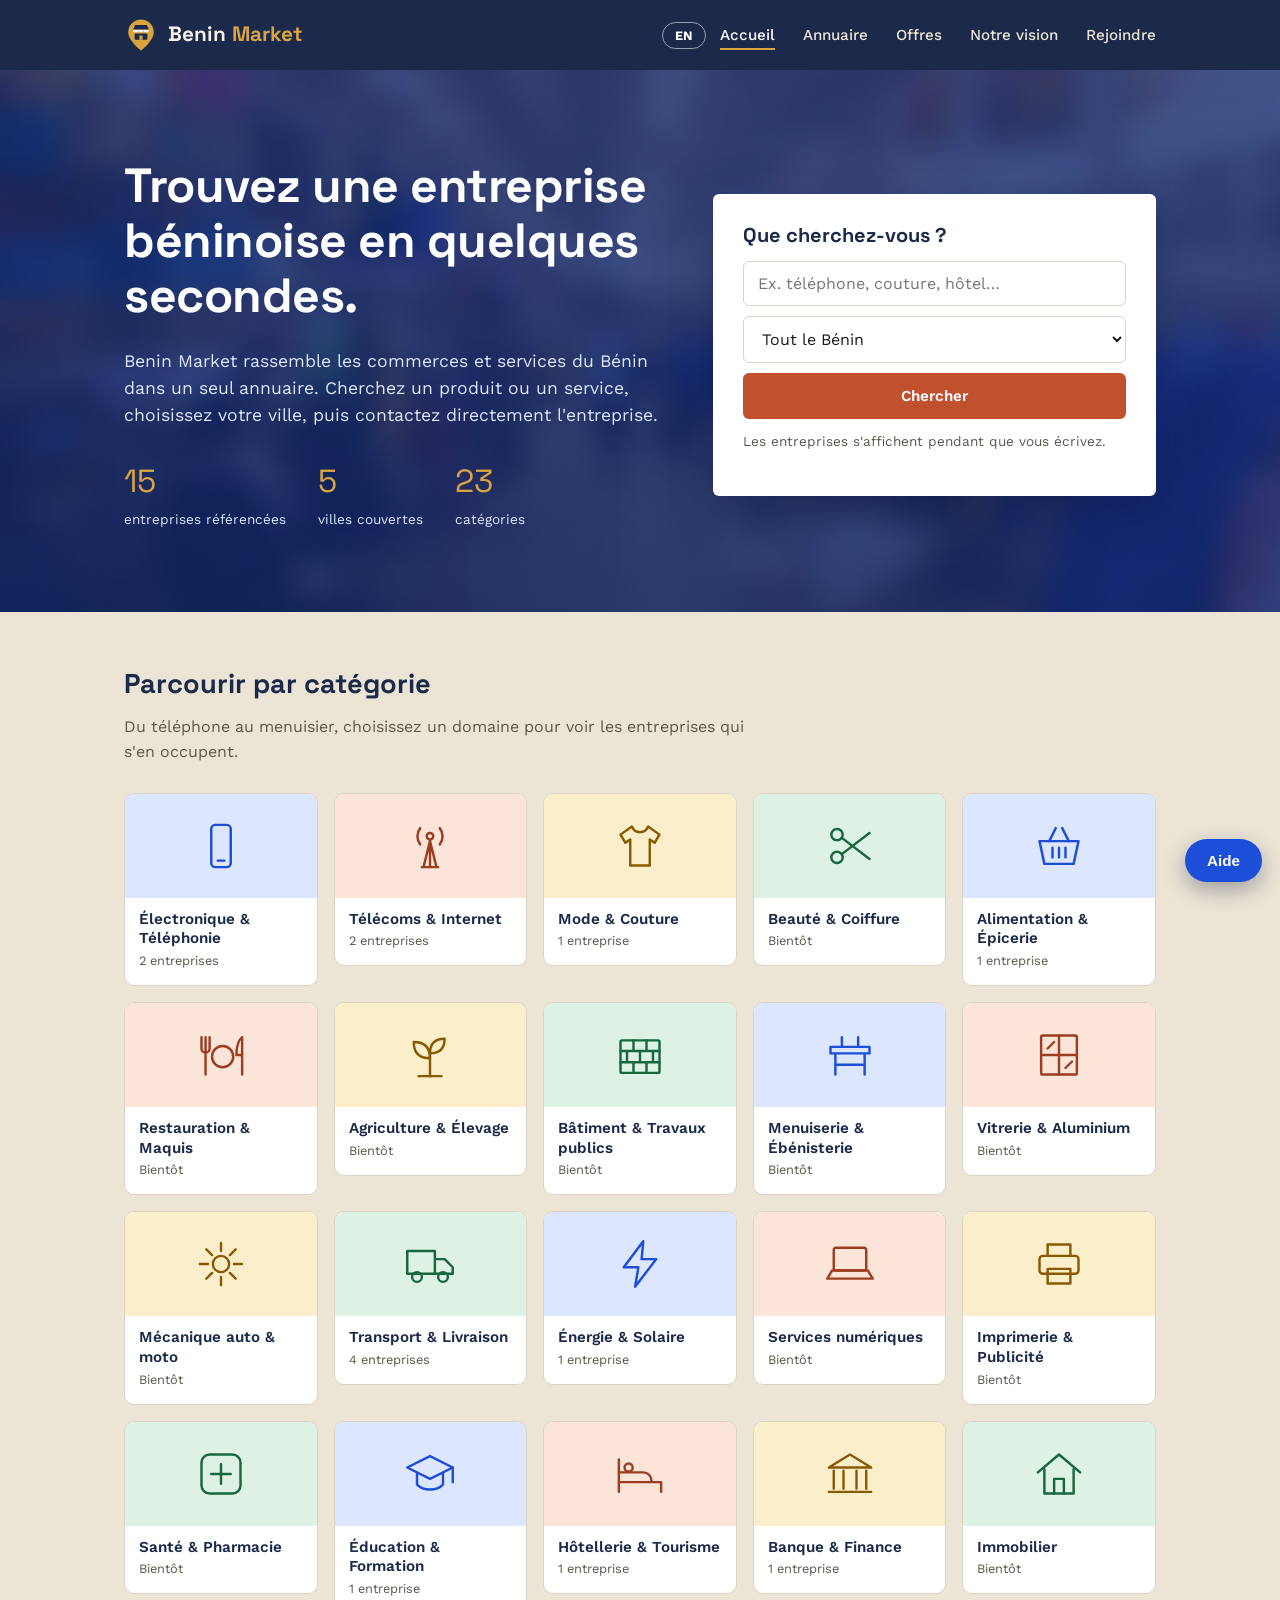
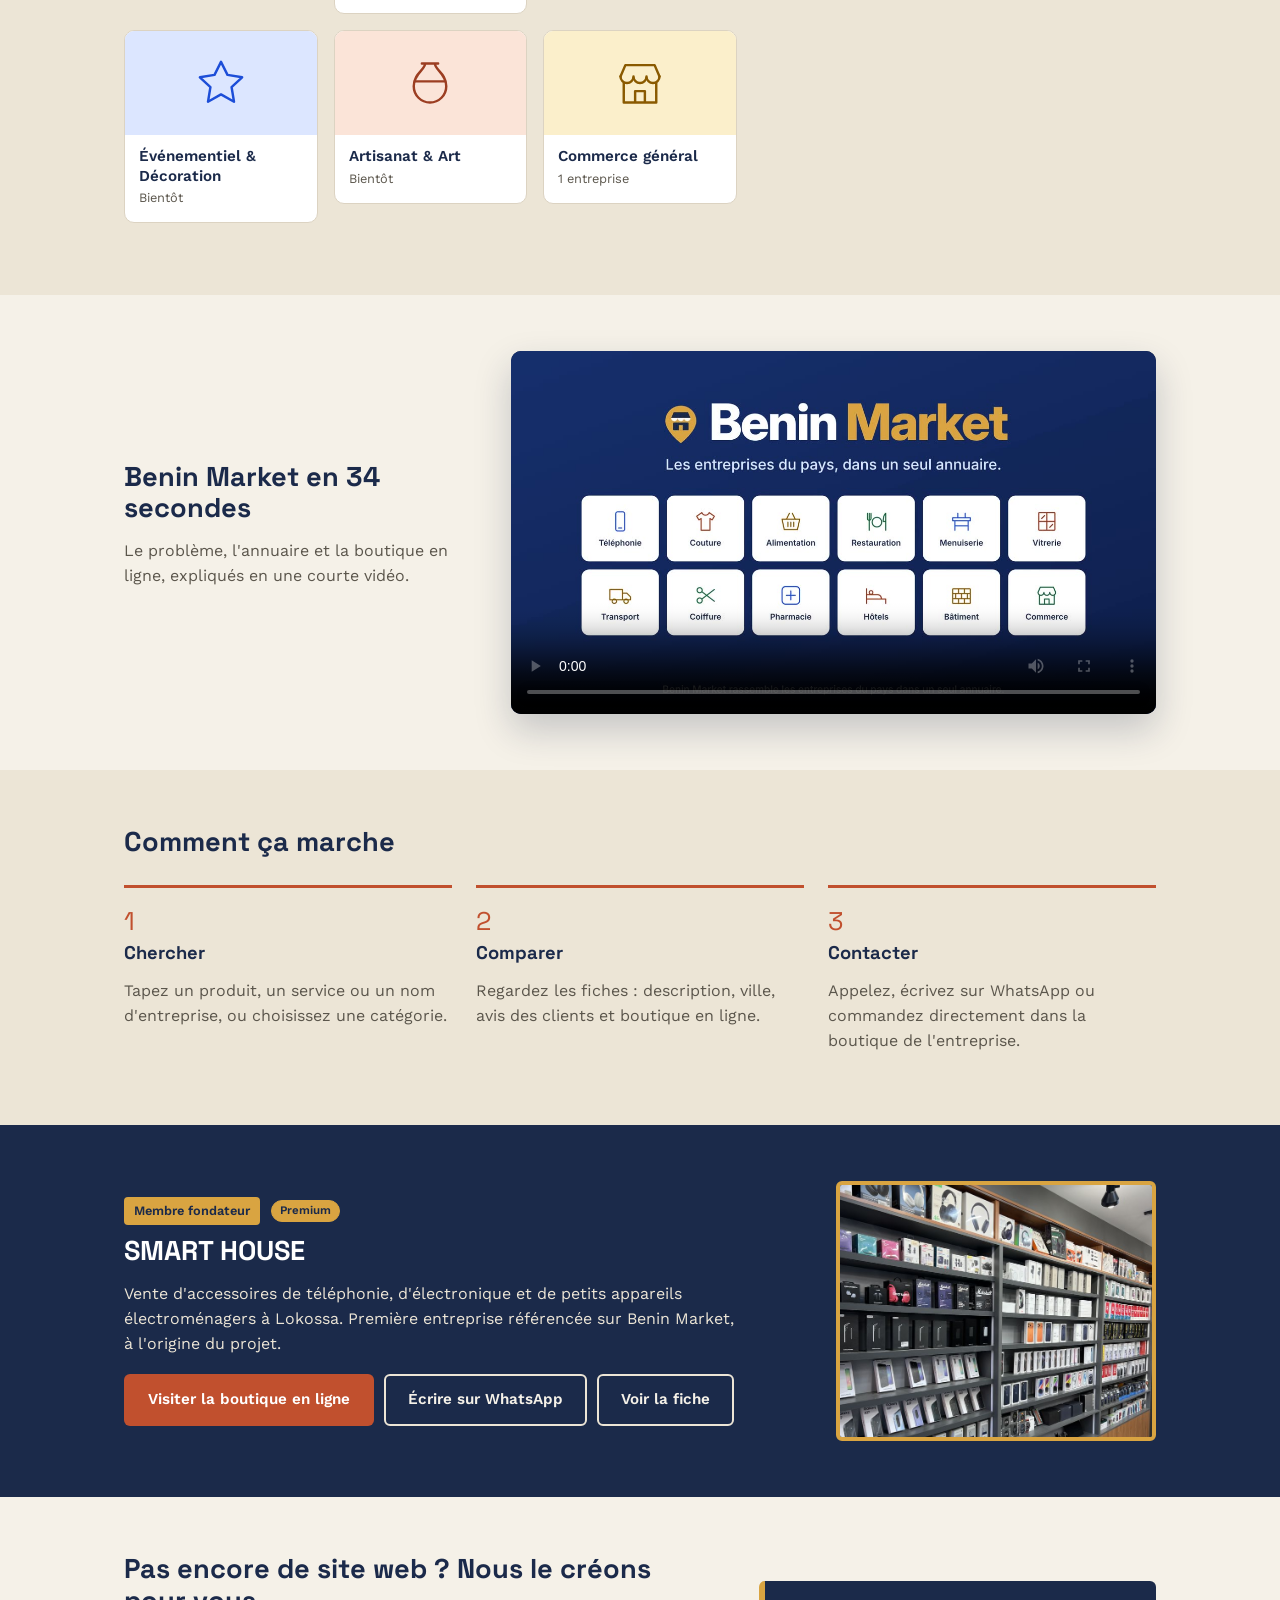
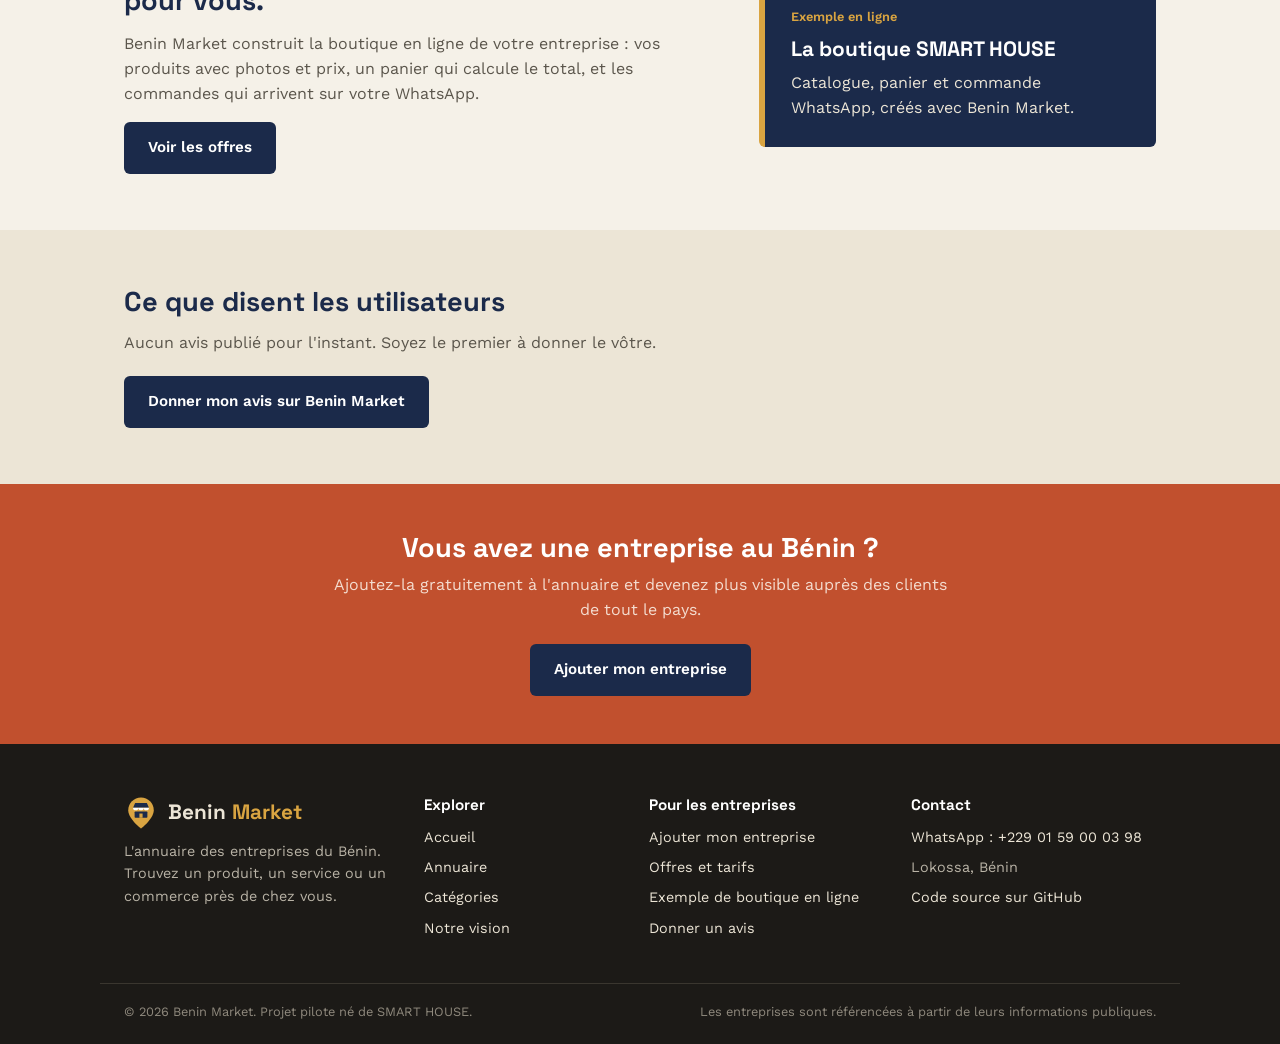
<file: index.html>
<!DOCTYPE html>
<html lang="fr">
<head>
<meta charset="UTF-8">
<meta name="viewport" content="width=device-width, initial-scale=1">
<meta name="description" content="Benin Market : l'annuaire des entreprises du Bénin. Cherchez un produit ou un service et trouvez qui le propose près de chez vous.">
<title>Benin Market — l'annuaire des entreprises du Bénin</title>
<link rel="icon" href="favicon.svg" type="image/svg+xml">
<link rel="manifest" href="manifest.webmanifest">
<meta name="theme-color" content="#1B2A4A">
<link rel="apple-touch-icon" href="icons/icon-192.png">
<link rel="stylesheet" href="styles.css">
</head>
<body>

<header class="site-header">
  <div class="container">
    <a href="index.html" class="brand"><img src="logo.svg" alt="" width="34" height="34">Benin <span>Market</span></a>
    <button type="button" class="lang-toggle" id="lang-toggle" aria-label="Changer de langue / Switch language">EN</button>
    <button type="button" class="nav-toggle" id="nav-toggle" aria-controls="nav-menu" aria-expanded="false">Menu</button>
    <nav id="nav-menu">
      <ul class="site-nav">
        <li><a href="index.html" aria-current="page">Accueil</a></li>
        <li><a href="annuaire.html">Annuaire</a></li>
        <li><a href="offres.html">Offres</a></li>
        <li><a href="vision.html">Notre vision</a></li>
        <li><a href="rejoindre.html">Rejoindre</a></li>
      </ul>
    </nav>
  </div>
</header>

<section class="hero hero-home">
  <div class="container">
    <div class="hero-copy">
      <h1>Trouvez une entreprise béninoise en quelques secondes.</h1>
      <p>Benin Market rassemble les commerces et services du Bénin dans un seul annuaire. Cherchez un produit ou un service, choisissez votre ville, puis contactez directement l'entreprise.</p>
      <div class="hero-stats">
        <div><span class="num" id="stat-count">–</span><span class="label">entreprises référencées</span></div>
        <div><span class="num" id="stat-cities">–</span><span class="label">villes couvertes</span></div>
        <div><span class="num" id="stat-categories">–</span><span class="label">catégories</span></div>
      </div>
    </div>
    <div class="search-panel">
      <h2>Que cherchez-vous ?</h2>
      <form id="hero-search-form" class="search-stack">
        <div class="suggest-wrap">
          <input type="text" id="hero-search-input" placeholder="Ex. téléphone, couture, hôtel…" aria-label="Rechercher une entreprise ou un produit" autocomplete="off">
          <div class="suggest-box" id="hero-suggestions" hidden></div>
        </div>
        <select id="hero-city-select" aria-label="Choisir une ville"></select>
        <button type="submit" class="btn btn-primary">Chercher</button>
      </form>
      <p class="search-hint">Les entreprises s'affichent pendant que vous écrivez.</p>
    </div>
  </div>
</section>

<section class="section section-alt" id="categories">
  <div class="container">
    <h2>Parcourir par catégorie</h2>
    <p>Du téléphone au menuisier, choisissez un domaine pour voir les entreprises qui s'en occupent.</p>
    <ul class="cat-grid" id="categories-grid">
      <!-- rempli par script.js -->
    </ul>
  </div>
</section>

<section class="section">
  <div class="container video-row">
    <div>
      <h2>Benin Market en 34 secondes</h2>
      <p>Le problème, l'annuaire et la boutique en ligne, expliqués en une courte vidéo.</p>
    </div>
    <video class="presentation" controls preload="metadata" poster="videos/presentation-apercu.jpg" playsinline>
      <source src="videos/benin-market-presentation.mp4" type="video/mp4">
      Votre navigateur ne peut pas lire cette vidéo. <a href="videos/benin-market-presentation.mp4">Télécharger la vidéo</a>.
    </video>
  </div>
</section>

<section class="section section-alt">
  <div class="container">
    <h2>Comment ça marche</h2>
    <ul class="steps">
      <li>
        <span class="step-num">1</span>
        <h3>Chercher</h3>
        <p>Tapez un produit, un service ou un nom d'entreprise, ou choisissez une catégorie.</p>
      </li>
      <li>
        <span class="step-num">2</span>
        <h3>Comparer</h3>
        <p>Regardez les fiches : description, ville, avis des clients et boutique en ligne.</p>
      </li>
      <li>
        <span class="step-num">3</span>
        <h3>Contacter</h3>
        <p>Appelez, écrivez sur WhatsApp ou commandez directement dans la boutique de l'entreprise.</p>
      </li>
    </ul>
  </div>
</section>

<section class="section spotlight">
  <div class="container spotlight-row">
    <div>
      <span class="tag">Membre fondateur</span> <span class="badge badge-premium">Premium</span>
      <h2>SMART HOUSE</h2>
      <p>Vente d'accessoires de téléphonie, d'électronique et de petits appareils électroménagers à Lokossa. Première entreprise référencée sur Benin Market, à l'origine du projet.</p>
      <div class="spotlight-actions">
        <a href="smart-house/index.html" class="btn btn-primary">Visiter la boutique en ligne</a>
        <a href="https://wa.me/2290159000398" target="_blank" rel="noopener" class="btn btn-outline">Écrire sur WhatsApp</a>
        <a href="fiche.html?id=smart-house" class="btn btn-outline">Voir la fiche</a>
      </div>
    </div>
    <img class="spotlight-photo" src="smart-house/photos/boutique.jpg" alt="Les rayons de la boutique SMART HOUSE à Lokossa" loading="lazy" width="736" height="981">
  </div>
</section>

<section class="section">
  <div class="container service">
    <div>
      <h2>Pas encore de site web ? Nous le créons pour vous.</h2>
      <p>Benin Market construit la boutique en ligne de votre entreprise : vos produits avec photos et prix, un panier qui calcule le total, et les commandes qui arrivent sur votre WhatsApp.</p>
      <a href="offres.html" class="btn btn-dark">Voir les offres</a>
    </div>
    <a href="smart-house/index.html" class="service-example">
      <span class="service-label">Exemple en ligne</span>
      <strong>La boutique SMART HOUSE</strong>
      <span>Catalogue, panier et commande WhatsApp, créés avec Benin Market.</span>
    </a>
  </div>
</section>

<section class="section section-alt" id="avis-benin-market">
  <div class="container">
    <h2>Ce que disent les utilisateurs</h2>
    <div id="site-reviews"></div>
    <a href="avis.html?entreprise=Benin%20Market" class="btn btn-dark">Donner mon avis sur Benin Market</a>
  </div>
</section>

<section class="cta-band">
  <div class="container">
    <h2>Vous avez une entreprise au Bénin ?</h2>
    <p>Ajoutez-la gratuitement à l'annuaire et devenez plus visible auprès des clients de tout le pays.</p>
    <a href="rejoindre.html" class="btn btn-dark">Ajouter mon entreprise</a>
  </div>
</section>

<footer class="site-footer">
  <div class="container footer-grid">
    <div>
      <a href="index.html" class="brand"><img src="logo.svg" alt="" width="34" height="34">Benin <span>Market</span></a>
      <p>L'annuaire des entreprises du Bénin. Trouvez un produit, un service ou un commerce près de chez vous.</p>
    </div>
    <div>
      <h2>Explorer</h2>
      <ul>
        <li><a href="index.html">Accueil</a></li>
        <li><a href="annuaire.html">Annuaire</a></li>
        <li><a href="index.html#categories">Catégories</a></li>
        <li><a href="vision.html">Notre vision</a></li>
      </ul>
    </div>
    <div>
      <h2>Pour les entreprises</h2>
      <ul>
        <li><a href="rejoindre.html">Ajouter mon entreprise</a></li>
        <li><a href="offres.html">Offres et tarifs</a></li>
        <li><a href="smart-house/index.html">Exemple de boutique en ligne</a></li>
        <li><a href="avis.html">Donner un avis</a></li>
      </ul>
    </div>
    <div>
      <h2>Contact</h2>
      <ul>
        <li><a href="https://wa.me/2290159000398" target="_blank" rel="noopener">WhatsApp : +229 01 59 00 03 98</a></li>
        <li>Lokossa, Bénin</li>
        <li><a href="https://github.com/paternehountondji/benin-market" target="_blank" rel="noopener">Code source sur GitHub</a></li>
      </ul>
    </div>
  </div>
  <div class="container footer-bottom">
    <span>© <span id="footer-year">2026</span> Benin Market. Projet pilote né de SMART HOUSE.</span>
    <span>Les entreprises sont référencées à partir de leurs informations publiques.</span>
  </div>
</footer>

<script src="config.js"></script>
<script src="script.js"></script>
<script src="site.js"></script>
<script src="assistant.js"></script>
<script src="i18n.js"></script>
</body>
</html>
</file>
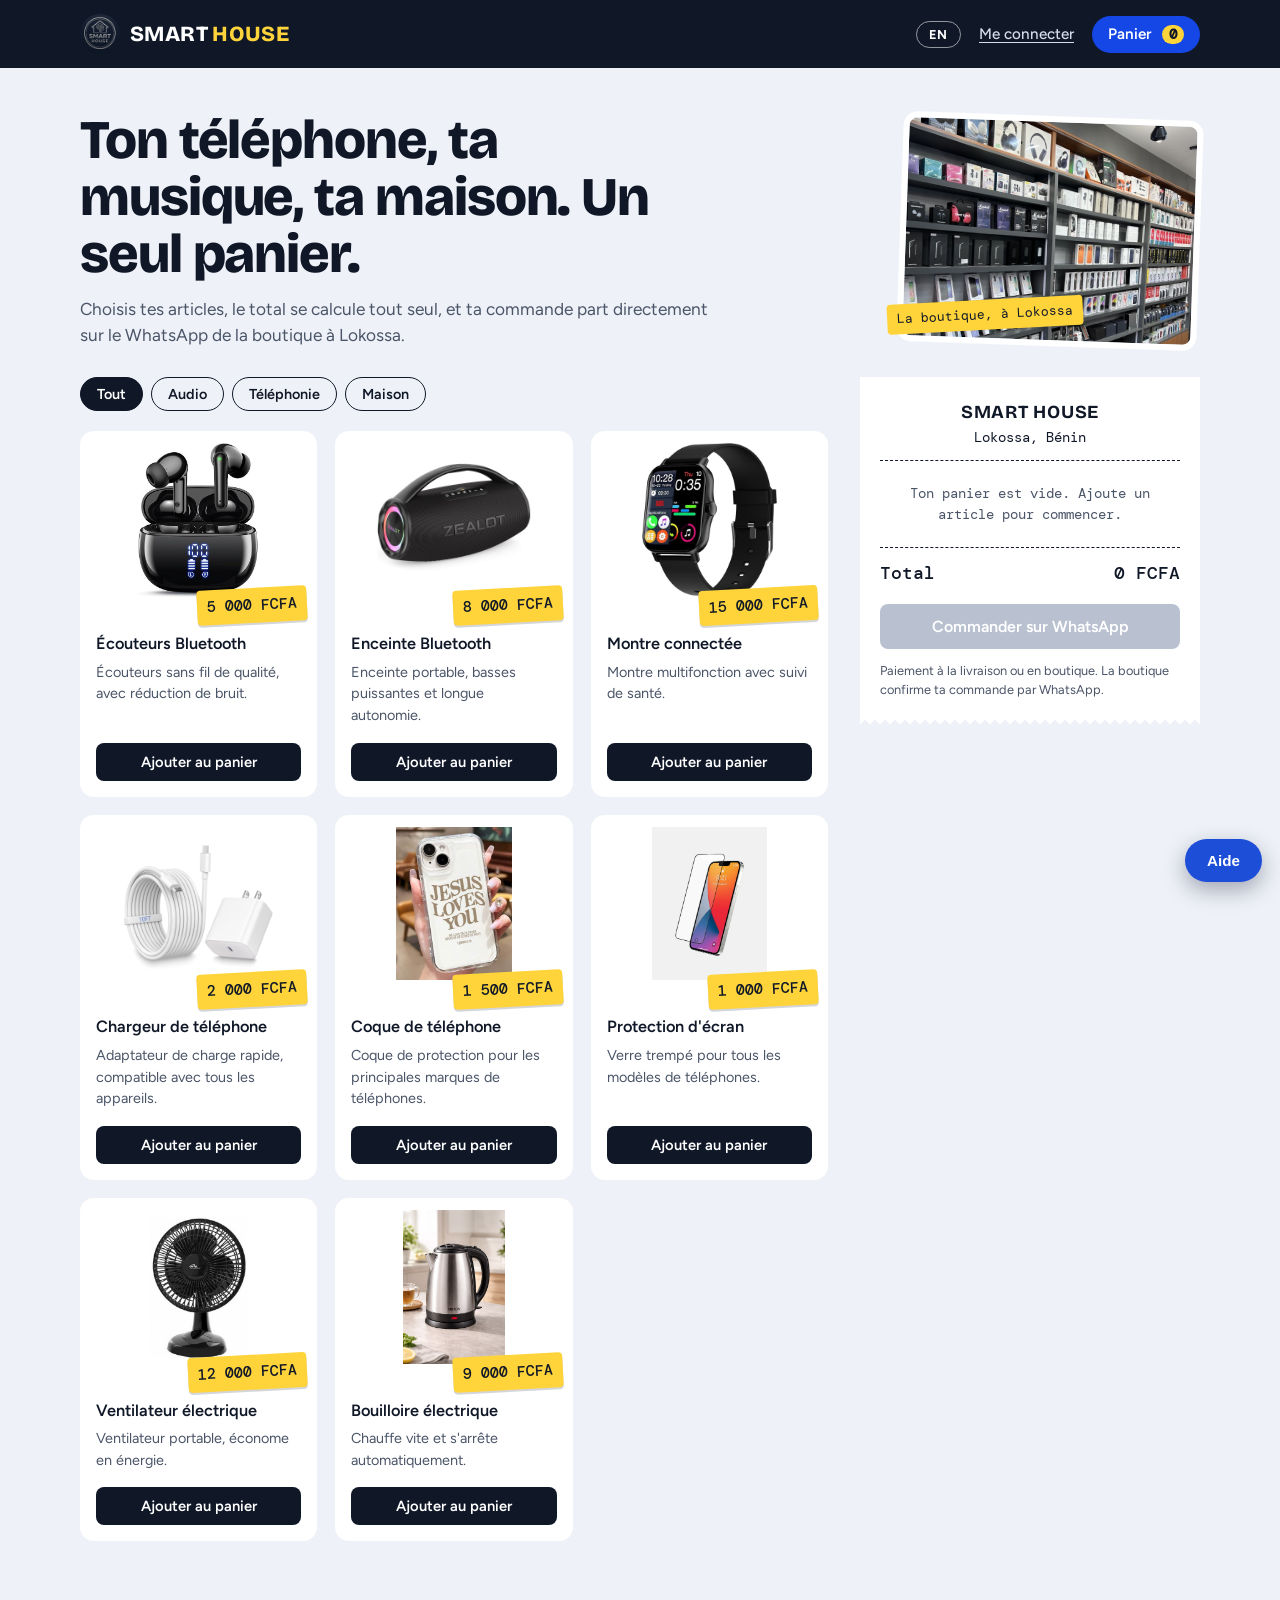
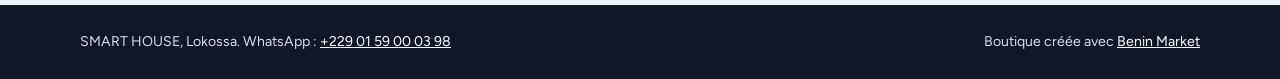
<file: smart-house/index.html>
<!DOCTYPE html>
<html lang="fr">
<head>
<meta charset="UTF-8">
<meta name="viewport" content="width=device-width, initial-scale=1">
<title>SMART HOUSE — boutique en ligne, Lokossa</title>
<link rel="icon" href="favicon.svg" type="image/svg+xml">
<link rel="stylesheet" href="shop.css">
</head>
<body>

<header class="top">
  <div class="wrap top-row">
    <a href="index.html" class="logo"><img src="logo.png" alt="" width="40" height="40">SMART<span>HOUSE</span></a>
    <div class="top-actions">
      <button type="button" class="lang-toggle" id="lang-toggle" aria-label="Changer de langue / Switch language">EN</button>
      <button type="button" class="link-btn" id="account-btn">Me connecter</button>
      <button type="button" class="cart-btn" id="cart-open" aria-controls="ticket">
        Panier <span class="cart-count" id="cart-count">0</span>
      </button>
    </div>
  </div>
</header>

<div class="demo-banner" id="demo-banner" hidden>
  Catalogue de démonstration : les produits et les prix sont indicatifs.
</div>

<section class="hero">
  <div class="wrap hero-row">
    <div>
      <h1>Ton téléphone, ta musique, ta maison. Un seul panier.</h1>
      <p>Choisis tes articles, le total se calcule tout seul, et ta commande part directement sur le WhatsApp de la boutique à Lokossa.</p>
    </div>
    <figure class="hero-photo">
      <img src="photos/boutique.jpg" alt="Les rayons de la boutique SMART HOUSE : téléphones, casques et accessoires" width="736" height="981">
      <figcaption>La boutique, à Lokossa</figcaption>
    </figure>
  </div>
</section>

<main class="wrap layout">
  <section aria-label="Catalogue">
    <div class="filters" id="filters" role="group" aria-label="Filtrer les produits"></div>
    <ul class="grid" id="grid"></ul>
  </section>

  <aside class="ticket" id="ticket" aria-label="Votre panier">
    <div class="ticket-head">
      <strong>SMART HOUSE</strong>
      <span>Lokossa, Bénin</span>
      <button type="button" class="ticket-close" id="cart-close" aria-label="Fermer le panier">Fermer</button>
    </div>
    <p class="ticket-client" id="ticket-client"></p>
    <ul class="ticket-lines" id="ticket-lines"></ul>
    <p class="ticket-empty" id="ticket-empty">Ton panier est vide. Ajoute un article pour commencer.</p>
    <div class="ticket-total">
      <span>Total</span>
      <span id="ticket-total">0 FCFA</span>
    </div>
    <button type="button" class="order-btn" id="order-btn" disabled>Commander sur WhatsApp</button>
    <p class="ticket-note">Paiement à la livraison ou en boutique. La boutique confirme ta commande par WhatsApp.</p>
  </aside>
</main>

<footer class="foot">
  <div class="wrap foot-row">
    <span>SMART HOUSE, Lokossa. WhatsApp : <a href="https://wa.me/2290159000398" target="_blank" rel="noopener">+229 01 59 00 03 98</a></span>
    <span>Boutique créée avec <a href="../index.html">Benin Market</a></span>
  </div>
</footer>

<dialog class="account" id="account-dialog">
  <form method="dialog" id="account-form">
    <h2>Mon compte</h2>
    <p>Ces informations servent à préparer ta commande. Elles restent enregistrées sur cet appareil.</p>
    <label for="acc-nom">Nom et prénom</label>
    <input type="text" id="acc-nom" required>
    <label for="acc-tel">Numéro WhatsApp</label>
    <input type="tel" id="acc-tel" placeholder="+229 01 …" required>
    <label for="acc-ville">Ville ou quartier de livraison</label>
    <input type="text" id="acc-ville" required>
    <div class="account-actions">
      <button type="button" class="link-btn" id="account-logout" hidden>Me déconnecter</button>
      <button type="button" class="link-btn" id="account-cancel">Annuler</button>
      <button type="submit" class="primary-btn">Enregistrer</button>
    </div>
  </form>
</dialog>

<script src="shop.js"></script>
<script src="../assistant.js"></script>
<script src="../i18n.js"></script>
</body>
</html>
</file>
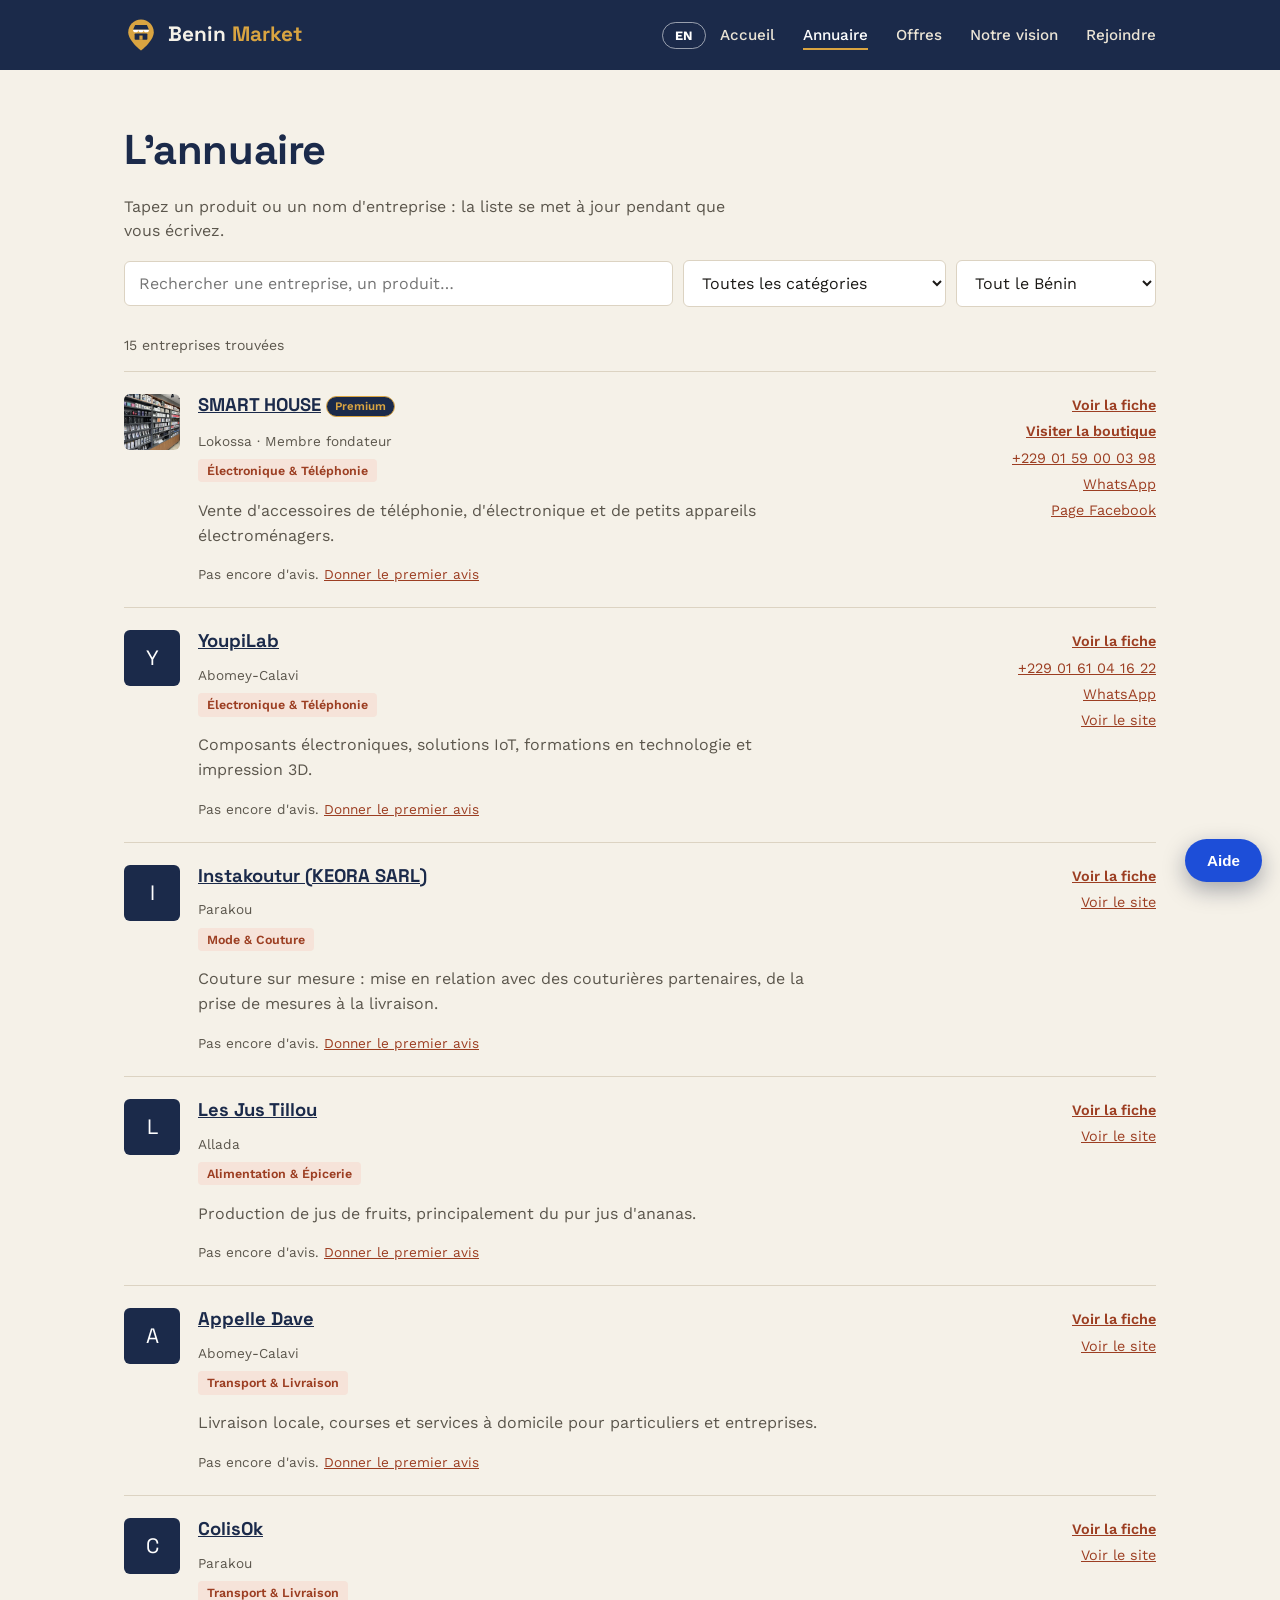
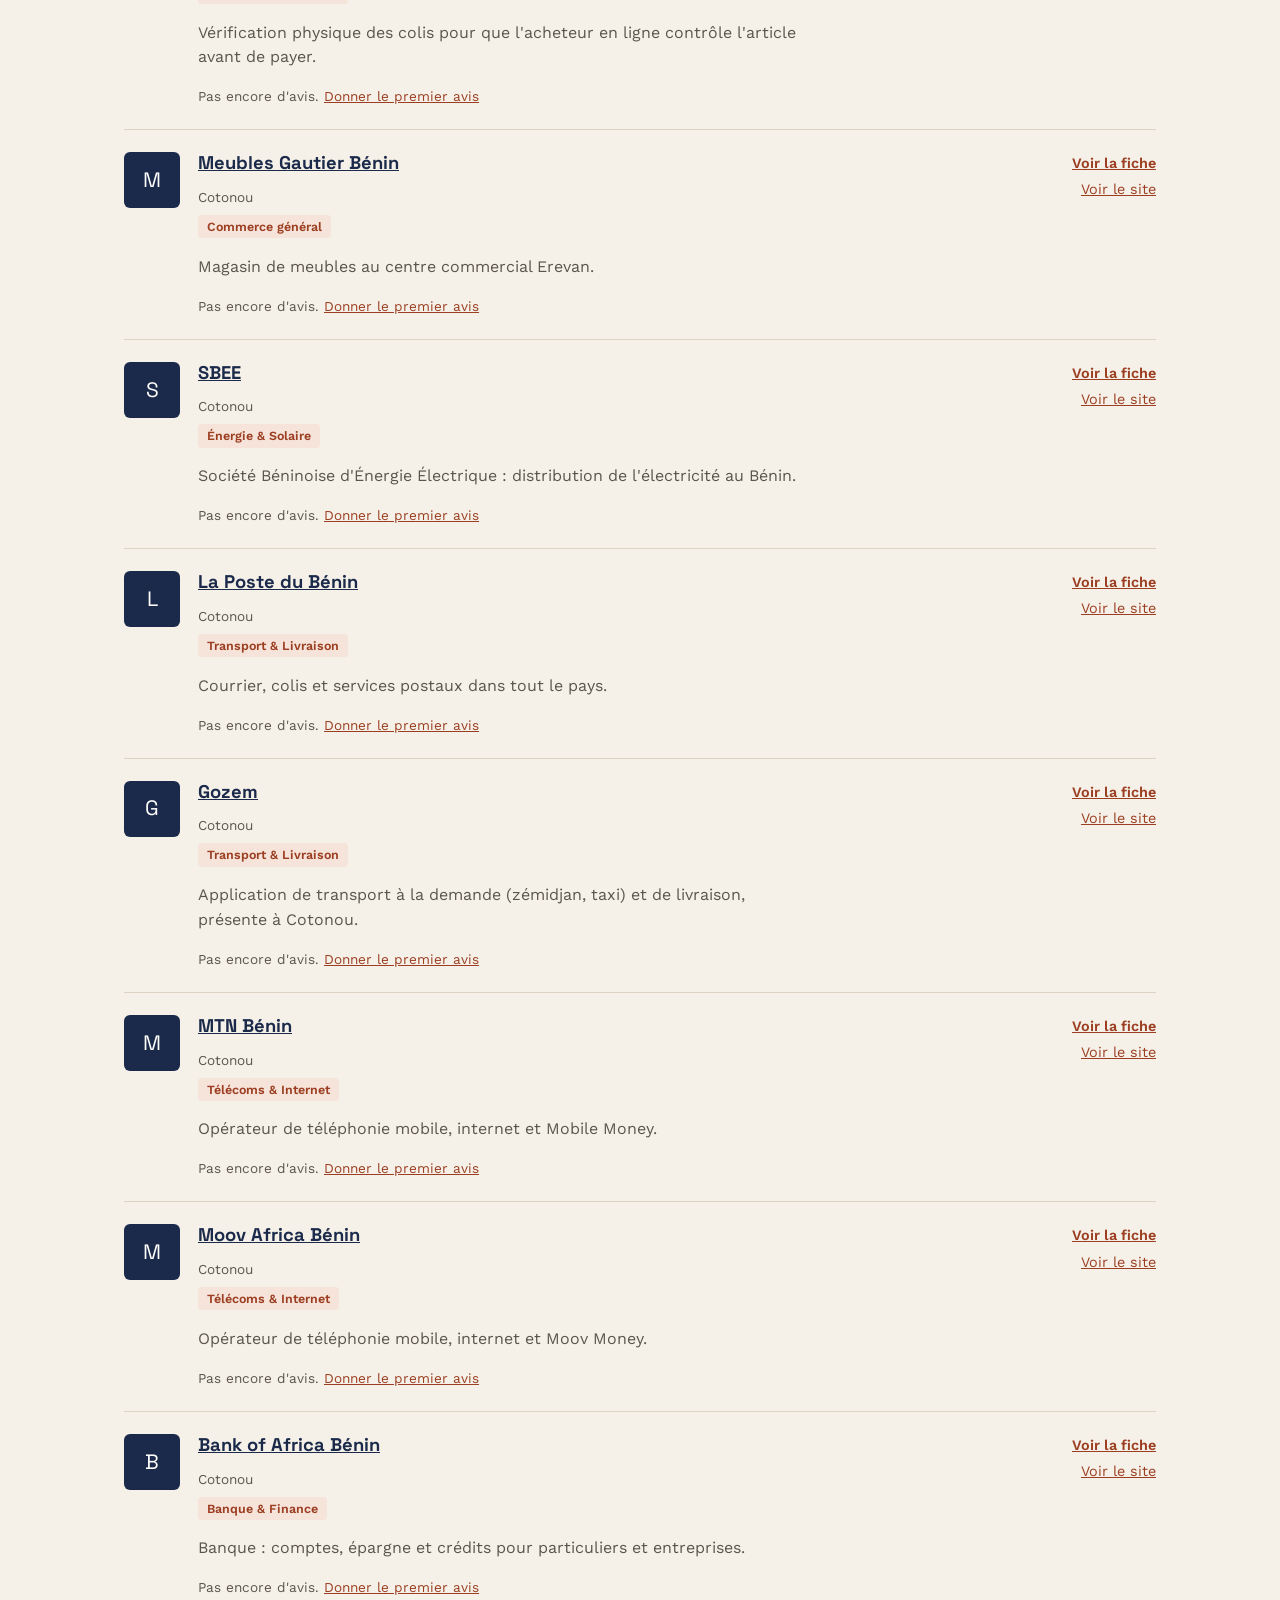
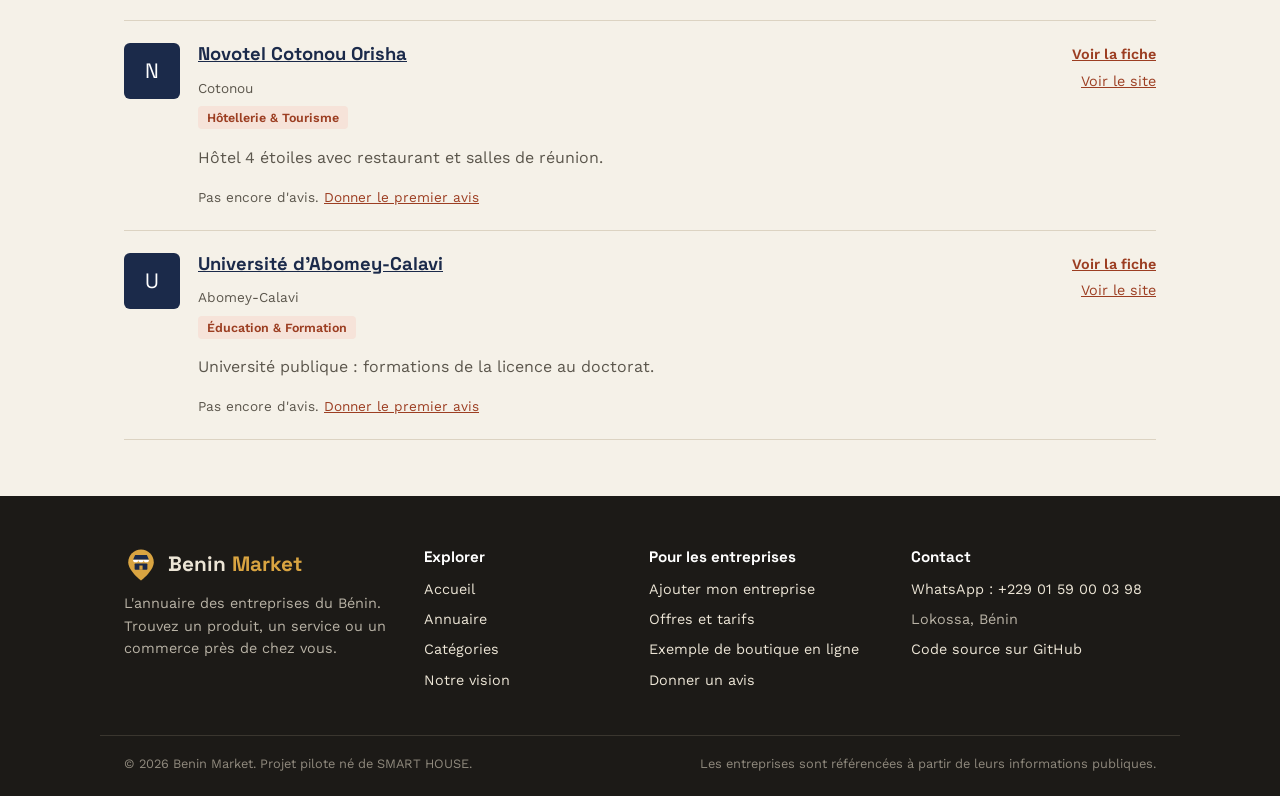
<file: annuaire.html>
<!DOCTYPE html>
<html lang="fr">
<head>
<meta charset="UTF-8">
<meta name="viewport" content="width=device-width, initial-scale=1">
<title>Annuaire — Benin Market</title>
<link rel="icon" href="favicon.svg" type="image/svg+xml">
<link rel="manifest" href="manifest.webmanifest">
<meta name="theme-color" content="#1B2A4A">
<link rel="apple-touch-icon" href="icons/icon-192.png">
<link rel="stylesheet" href="styles.css">
</head>
<body>

<header class="site-header">
  <div class="container">
    <a href="index.html" class="brand"><img src="logo.svg" alt="" width="34" height="34">Benin <span>Market</span></a>
    <button type="button" class="lang-toggle" id="lang-toggle" aria-label="Changer de langue / Switch language">EN</button>
    <button type="button" class="nav-toggle" id="nav-toggle" aria-controls="nav-menu" aria-expanded="false">Menu</button>
    <nav id="nav-menu">
      <ul class="site-nav">
        <li><a href="index.html">Accueil</a></li>
        <li><a href="annuaire.html" aria-current="page">Annuaire</a></li>
        <li><a href="offres.html">Offres</a></li>
        <li><a href="vision.html">Notre vision</a></li>
        <li><a href="rejoindre.html">Rejoindre</a></li>
      </ul>
    </nav>
  </div>
</header>

<section class="section">
  <div class="container">
    <h1>L'annuaire</h1>
    <p>Tapez un produit ou un nom d'entreprise : la liste se met à jour pendant que vous écrivez.</p>

    <div class="directory-toolbar">
      <input type="text" id="search-input" placeholder="Rechercher une entreprise, un produit…" aria-label="Rechercher dans l'annuaire" autocomplete="off">
      <select id="category-filter" aria-label="Filtrer par catégorie"></select>
      <select id="city-filter" aria-label="Filtrer par ville"></select>
    </div>
    <p class="result-count" id="result-count" aria-live="polite"></p>

    <ul class="directory-list" id="directory-list">
      <!-- rempli par script.js -->
    </ul>

    <div class="empty-state" id="empty-state" hidden>
      <p>Aucune entreprise ne correspond à votre recherche pour l'instant.</p>
      <a href="rejoindre.html" class="btn btn-primary">Ajouter la vôtre</a>
    </div>
  </div>
</section>

<footer class="site-footer">
  <div class="container footer-grid">
    <div>
      <a href="index.html" class="brand"><img src="logo.svg" alt="" width="34" height="34">Benin <span>Market</span></a>
      <p>L'annuaire des entreprises du Bénin. Trouvez un produit, un service ou un commerce près de chez vous.</p>
    </div>
    <div>
      <h2>Explorer</h2>
      <ul>
        <li><a href="index.html">Accueil</a></li>
        <li><a href="annuaire.html">Annuaire</a></li>
        <li><a href="index.html#categories">Catégories</a></li>
        <li><a href="vision.html">Notre vision</a></li>
      </ul>
    </div>
    <div>
      <h2>Pour les entreprises</h2>
      <ul>
        <li><a href="rejoindre.html">Ajouter mon entreprise</a></li>
        <li><a href="offres.html">Offres et tarifs</a></li>
        <li><a href="smart-house/index.html">Exemple de boutique en ligne</a></li>
        <li><a href="avis.html">Donner un avis</a></li>
      </ul>
    </div>
    <div>
      <h2>Contact</h2>
      <ul>
        <li><a href="https://wa.me/2290159000398" target="_blank" rel="noopener">WhatsApp : +229 01 59 00 03 98</a></li>
        <li>Lokossa, Bénin</li>
        <li><a href="https://github.com/paternehountondji/benin-market" target="_blank" rel="noopener">Code source sur GitHub</a></li>
      </ul>
    </div>
  </div>
  <div class="container footer-bottom">
    <span>© <span id="footer-year">2026</span> Benin Market. Projet pilote né de SMART HOUSE.</span>
    <span>Les entreprises sont référencées à partir de leurs informations publiques.</span>
  </div>
</footer>

<script src="config.js"></script>
<script src="script.js"></script>
<script src="site.js"></script>
<script src="assistant.js"></script>
<script src="i18n.js"></script>
</body>
</html>
</file>
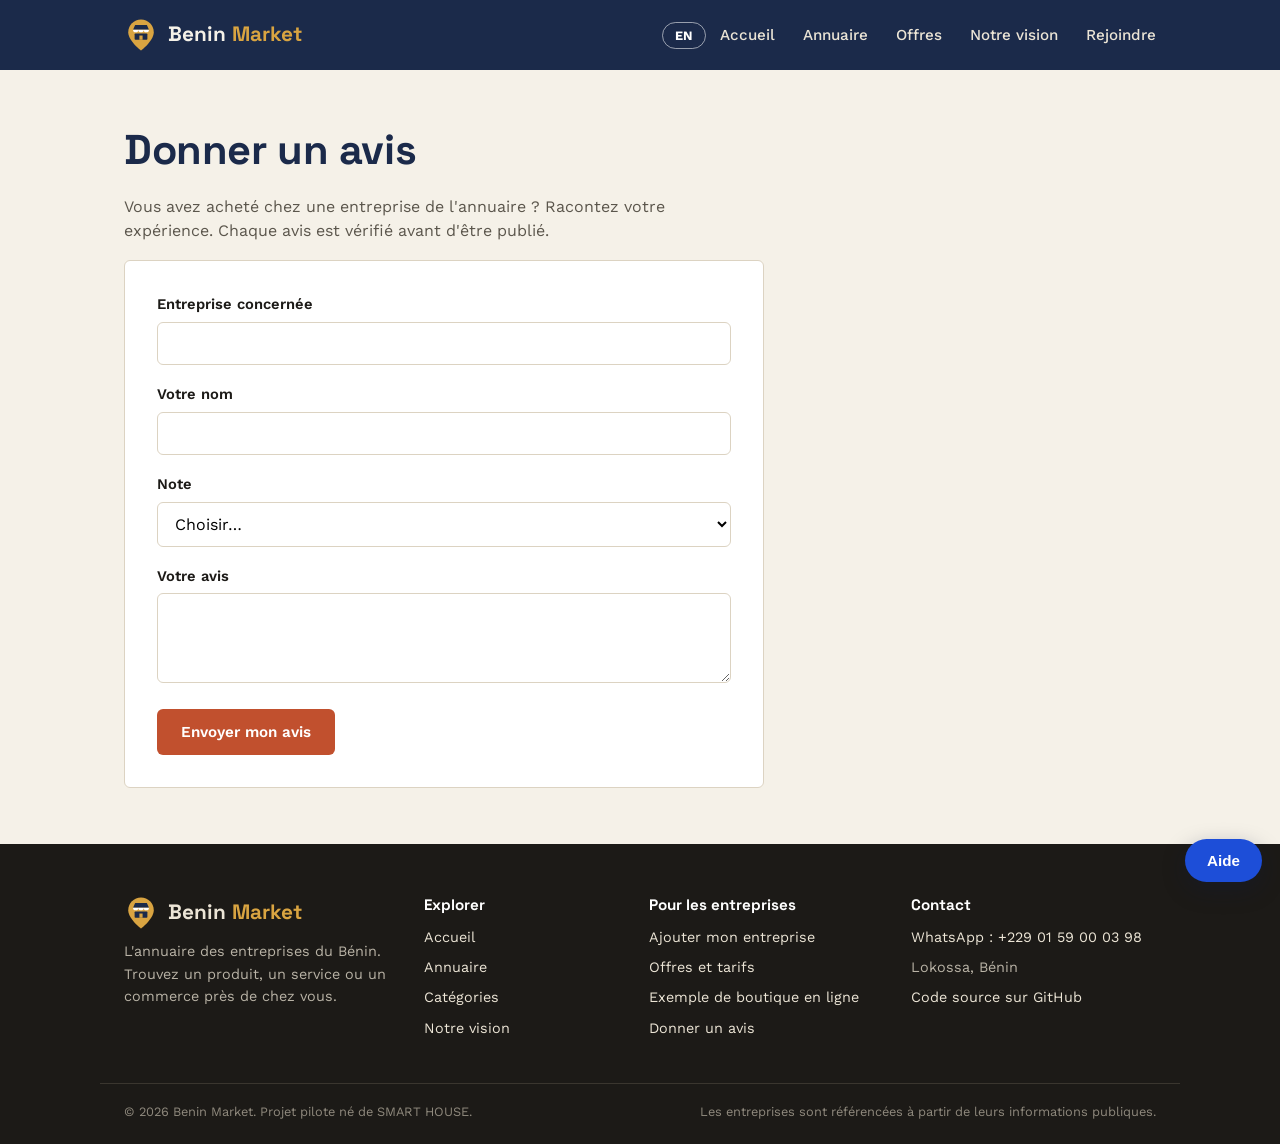
<file: avis.html>
<!DOCTYPE html>
<html lang="fr">
<head>
<meta charset="UTF-8">
<meta name="viewport" content="width=device-width, initial-scale=1">
<title>Donner un avis — Benin Market</title>
<link rel="icon" href="favicon.svg" type="image/svg+xml">
<link rel="manifest" href="manifest.webmanifest">
<meta name="theme-color" content="#1B2A4A">
<link rel="apple-touch-icon" href="icons/icon-192.png">
<link rel="stylesheet" href="styles.css">
</head>
<body>

<header class="site-header">
  <div class="container">
    <a href="index.html" class="brand"><img src="logo.svg" alt="" width="34" height="34">Benin <span>Market</span></a>
    <button type="button" class="lang-toggle" id="lang-toggle" aria-label="Changer de langue / Switch language">EN</button>
    <button type="button" class="nav-toggle" id="nav-toggle" aria-controls="nav-menu" aria-expanded="false">Menu</button>
    <nav id="nav-menu">
      <ul class="site-nav">
        <li><a href="index.html">Accueil</a></li>
        <li><a href="annuaire.html">Annuaire</a></li>
        <li><a href="offres.html">Offres</a></li>
        <li><a href="vision.html">Notre vision</a></li>
        <li><a href="rejoindre.html">Rejoindre</a></li>
      </ul>
    </nav>
  </div>
</header>

<section class="section">
  <div class="container">
    <h1>Donner un avis</h1>
    <p>Vous avez acheté chez une entreprise de l'annuaire ? Racontez votre expérience. Chaque avis est vérifié avant d'être publié.</p>

    <div class="avis-google" id="avis-google" hidden>
      <iframe id="avis-frame" title="Formulaire d'avis" loading="lazy"></iframe>
    </div>

    <form class="form-card" id="avis-whatsapp" data-whatsapp="avis" data-titre="Nouvel avis pour Benin Market">
      <div class="field">
        <label for="entreprise">Entreprise concernée</label>
        <input type="text" id="entreprise" data-label="Entreprise" name="entreprise" required>
      </div>
      <div class="field">
        <label for="auteur">Votre nom</label>
        <input type="text" id="auteur" data-label="Nom" name="auteur" required>
      </div>
      <div class="field">
        <label for="note">Note</label>
        <select id="note" data-label="Note" name="note" required>
          <option value="">Choisir…</option>
          <option value="5">5 — Excellent</option>
          <option value="4">4 — Bien</option>
          <option value="3">3 — Correct</option>
          <option value="2">2 — Décevant</option>
          <option value="1">1 — Mauvais</option>
        </select>
      </div>
      <div class="field">
        <label for="texte">Votre avis</label>
        <textarea id="texte" data-label="Avis" name="texte" required></textarea>
      </div>
      <button type="submit" class="btn btn-primary">Envoyer mon avis</button>
    </form>
  </div>
</section>

<footer class="site-footer">
  <div class="container footer-grid">
    <div>
      <a href="index.html" class="brand"><img src="logo.svg" alt="" width="34" height="34">Benin <span>Market</span></a>
      <p>L'annuaire des entreprises du Bénin. Trouvez un produit, un service ou un commerce près de chez vous.</p>
    </div>
    <div>
      <h2>Explorer</h2>
      <ul>
        <li><a href="index.html">Accueil</a></li>
        <li><a href="annuaire.html">Annuaire</a></li>
        <li><a href="index.html#categories">Catégories</a></li>
        <li><a href="vision.html">Notre vision</a></li>
      </ul>
    </div>
    <div>
      <h2>Pour les entreprises</h2>
      <ul>
        <li><a href="rejoindre.html">Ajouter mon entreprise</a></li>
        <li><a href="offres.html">Offres et tarifs</a></li>
        <li><a href="smart-house/index.html">Exemple de boutique en ligne</a></li>
        <li><a href="avis.html">Donner un avis</a></li>
      </ul>
    </div>
    <div>
      <h2>Contact</h2>
      <ul>
        <li><a href="https://wa.me/2290159000398" target="_blank" rel="noopener">WhatsApp : +229 01 59 00 03 98</a></li>
        <li>Lokossa, Bénin</li>
        <li><a href="https://github.com/paternehountondji/benin-market" target="_blank" rel="noopener">Code source sur GitHub</a></li>
      </ul>
    </div>
  </div>
  <div class="container footer-bottom">
    <span>© <span id="footer-year">2026</span> Benin Market. Projet pilote né de SMART HOUSE.</span>
    <span>Les entreprises sont référencées à partir de leurs informations publiques.</span>
  </div>
</footer>

<script src="config.js"></script>
<script src="site.js"></script>
<script src="assistant.js"></script>
<script src="i18n.js"></script>
</body>
</html>
</file>
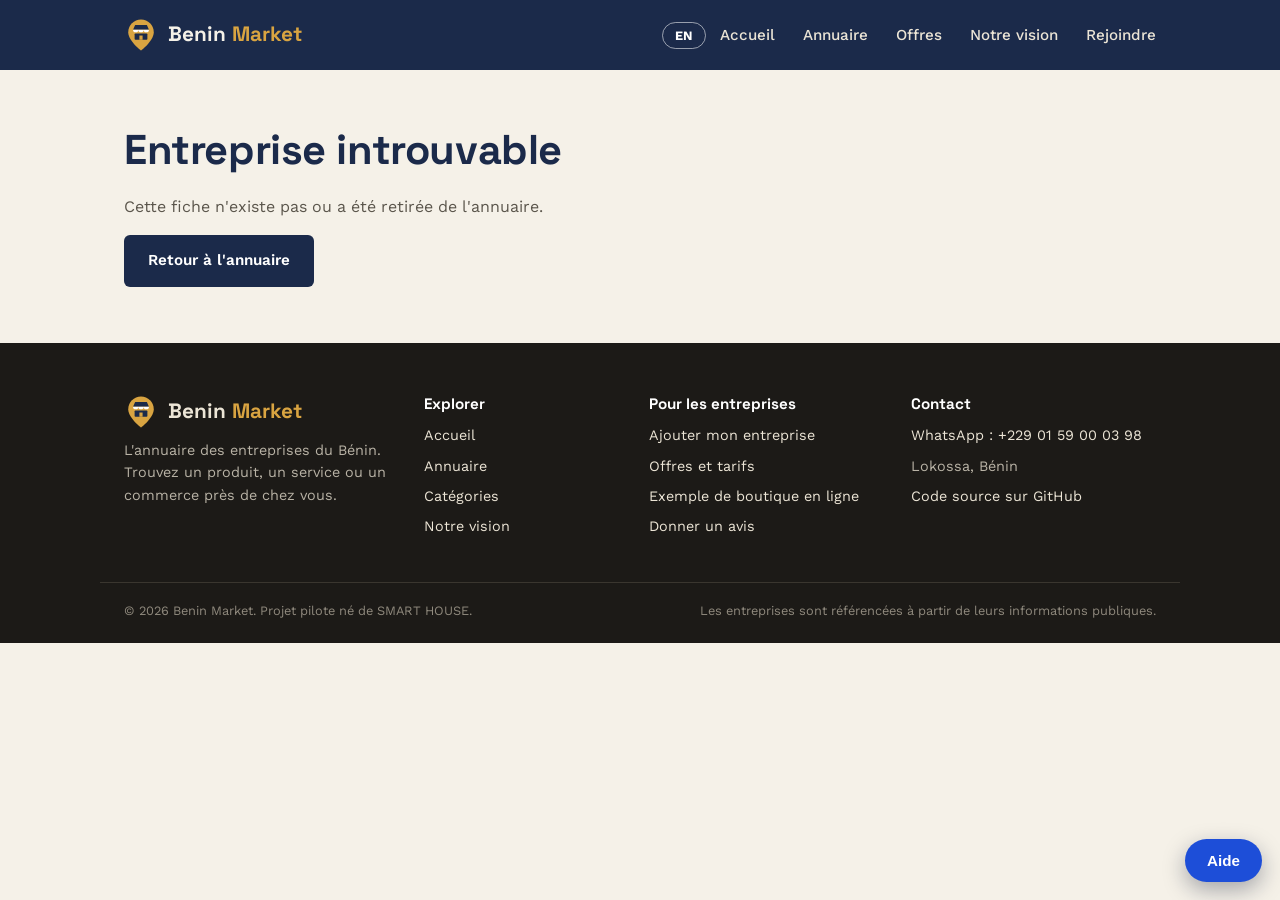
<file: fiche.html>
<!DOCTYPE html>
<html lang="fr">
<head>
<meta charset="UTF-8">
<meta name="viewport" content="width=device-width, initial-scale=1">
<title>Fiche entreprise — Benin Market</title>
<link rel="icon" href="favicon.svg" type="image/svg+xml">
<link rel="manifest" href="manifest.webmanifest">
<meta name="theme-color" content="#1B2A4A">
<link rel="apple-touch-icon" href="icons/icon-192.png">
<link rel="stylesheet" href="styles.css">
</head>
<body>

<header class="site-header">
  <div class="container">
    <a href="index.html" class="brand"><img src="logo.svg" alt="" width="34" height="34">Benin <span>Market</span></a>
    <button type="button" class="lang-toggle" id="lang-toggle" aria-label="Changer de langue / Switch language">EN</button>
    <button type="button" class="nav-toggle" id="nav-toggle" aria-controls="nav-menu" aria-expanded="false">Menu</button>
    <nav id="nav-menu">
      <ul class="site-nav">
        <li><a href="index.html">Accueil</a></li>
        <li><a href="annuaire.html">Annuaire</a></li>
        <li><a href="offres.html">Offres</a></li>
        <li><a href="vision.html">Notre vision</a></li>
        <li><a href="rejoindre.html">Rejoindre</a></li>
      </ul>
    </nav>
  </div>
</header>

<section class="section">
  <div class="container fiche" id="fiche">
    <p>Chargement de la fiche…</p>
  </div>
</section>

<footer class="site-footer">
  <div class="container footer-grid">
    <div>
      <a href="index.html" class="brand"><img src="logo.svg" alt="" width="34" height="34">Benin <span>Market</span></a>
      <p>L'annuaire des entreprises du Bénin. Trouvez un produit, un service ou un commerce près de chez vous.</p>
    </div>
    <div>
      <h2>Explorer</h2>
      <ul>
        <li><a href="index.html">Accueil</a></li>
        <li><a href="annuaire.html">Annuaire</a></li>
        <li><a href="index.html#categories">Catégories</a></li>
        <li><a href="vision.html">Notre vision</a></li>
      </ul>
    </div>
    <div>
      <h2>Pour les entreprises</h2>
      <ul>
        <li><a href="rejoindre.html">Ajouter mon entreprise</a></li>
        <li><a href="offres.html">Offres et tarifs</a></li>
        <li><a href="smart-house/index.html">Exemple de boutique en ligne</a></li>
        <li><a href="avis.html">Donner un avis</a></li>
      </ul>
    </div>
    <div>
      <h2>Contact</h2>
      <ul>
        <li><a href="https://wa.me/2290159000398" target="_blank" rel="noopener">WhatsApp : +229 01 59 00 03 98</a></li>
        <li>Lokossa, Bénin</li>
        <li><a href="https://github.com/paternehountondji/benin-market" target="_blank" rel="noopener">Code source sur GitHub</a></li>
      </ul>
    </div>
  </div>
  <div class="container footer-bottom">
    <span>© <span id="footer-year">2026</span> Benin Market. Projet pilote né de SMART HOUSE.</span>
    <span>Les entreprises sont référencées à partir de leurs informations publiques.</span>
  </div>
</footer>

<script src="config.js"></script>
<script src="vendor/qrcode.js"></script>
<script src="script.js"></script>
<script src="fiche.js"></script>
<script src="site.js"></script>
<script src="assistant.js"></script>
<script src="i18n.js"></script>
</body>
</html>
</file>
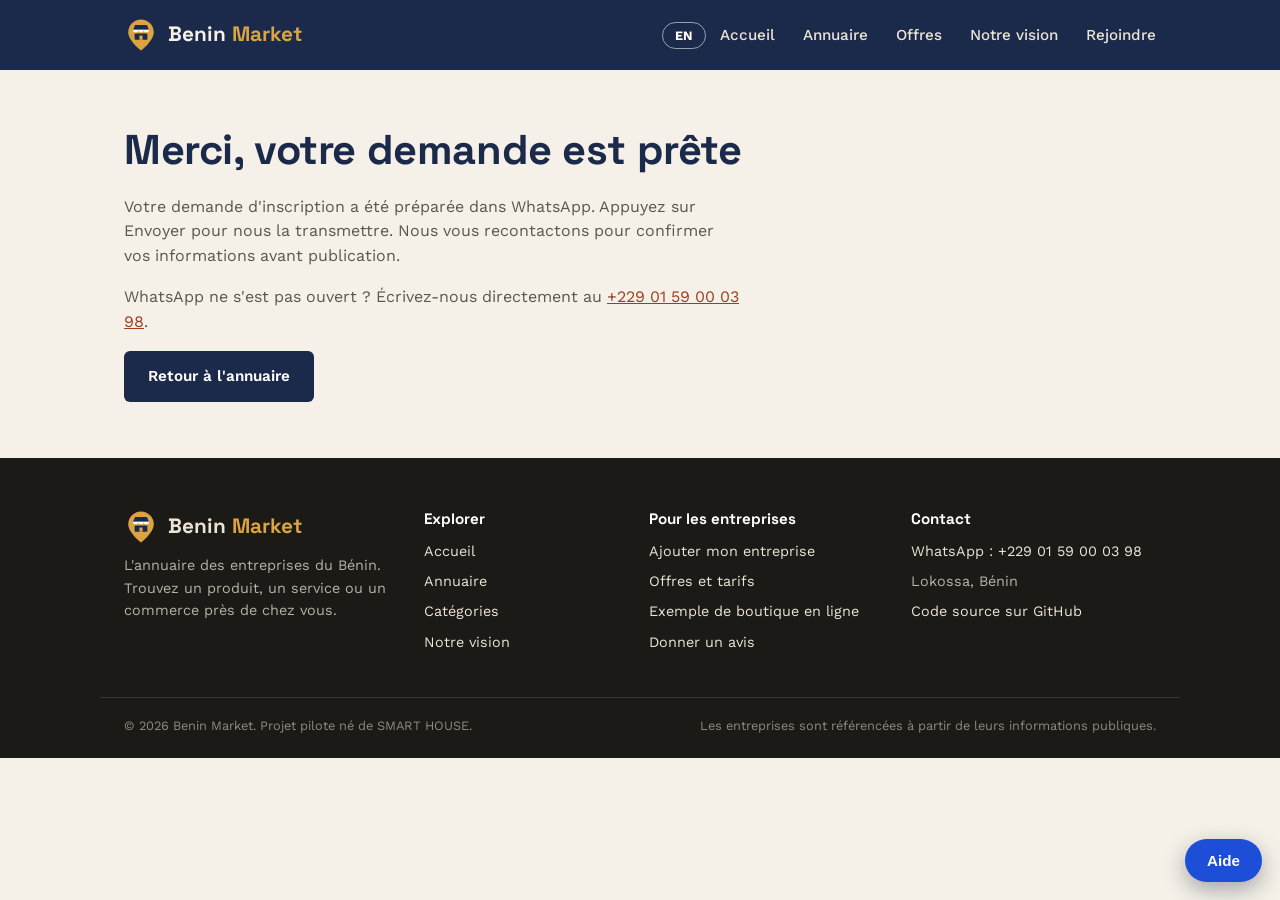
<file: merci.html>
<!DOCTYPE html>
<html lang="fr">
<head>
<meta charset="UTF-8">
<meta name="viewport" content="width=device-width, initial-scale=1">
<title>Merci — Benin Market</title>
<link rel="icon" href="favicon.svg" type="image/svg+xml">
<link rel="manifest" href="manifest.webmanifest">
<meta name="theme-color" content="#1B2A4A">
<link rel="apple-touch-icon" href="icons/icon-192.png">
<link rel="stylesheet" href="styles.css">
</head>
<body>

<header class="site-header">
  <div class="container">
    <a href="index.html" class="brand"><img src="logo.svg" alt="" width="34" height="34">Benin <span>Market</span></a>
    <button type="button" class="lang-toggle" id="lang-toggle" aria-label="Changer de langue / Switch language">EN</button>
    <button type="button" class="nav-toggle" id="nav-toggle" aria-controls="nav-menu" aria-expanded="false">Menu</button>
    <nav id="nav-menu">
      <ul class="site-nav">
        <li><a href="index.html">Accueil</a></li>
        <li><a href="annuaire.html">Annuaire</a></li>
        <li><a href="offres.html">Offres</a></li>
        <li><a href="vision.html">Notre vision</a></li>
        <li><a href="rejoindre.html">Rejoindre</a></li>
      </ul>
    </nav>
  </div>
</header>

<section class="section">
  <div class="container">
    <h1 id="merci-title">Merci, votre demande est prête</h1>
    <p id="merci-text">Votre demande d'inscription a été préparée dans WhatsApp. Appuyez sur Envoyer pour nous la transmettre. Nous vous recontactons pour confirmer vos informations avant publication.</p>
    <p>WhatsApp ne s'est pas ouvert ? Écrivez-nous directement au <a href="https://wa.me/2290159000398" target="_blank" rel="noopener">+229 01 59 00 03 98</a>.</p>
    <a href="annuaire.html" class="btn btn-dark">Retour à l'annuaire</a>
  </div>
</section>

<footer class="site-footer">
  <div class="container footer-grid">
    <div>
      <a href="index.html" class="brand"><img src="logo.svg" alt="" width="34" height="34">Benin <span>Market</span></a>
      <p>L'annuaire des entreprises du Bénin. Trouvez un produit, un service ou un commerce près de chez vous.</p>
    </div>
    <div>
      <h2>Explorer</h2>
      <ul>
        <li><a href="index.html">Accueil</a></li>
        <li><a href="annuaire.html">Annuaire</a></li>
        <li><a href="index.html#categories">Catégories</a></li>
        <li><a href="vision.html">Notre vision</a></li>
      </ul>
    </div>
    <div>
      <h2>Pour les entreprises</h2>
      <ul>
        <li><a href="rejoindre.html">Ajouter mon entreprise</a></li>
        <li><a href="offres.html">Offres et tarifs</a></li>
        <li><a href="smart-house/index.html">Exemple de boutique en ligne</a></li>
        <li><a href="avis.html">Donner un avis</a></li>
      </ul>
    </div>
    <div>
      <h2>Contact</h2>
      <ul>
        <li><a href="https://wa.me/2290159000398" target="_blank" rel="noopener">WhatsApp : +229 01 59 00 03 98</a></li>
        <li>Lokossa, Bénin</li>
        <li><a href="https://github.com/paternehountondji/benin-market" target="_blank" rel="noopener">Code source sur GitHub</a></li>
      </ul>
    </div>
  </div>
  <div class="container footer-bottom">
    <span>© <span id="footer-year">2026</span> Benin Market. Projet pilote né de SMART HOUSE.</span>
    <span>Les entreprises sont référencées à partir de leurs informations publiques.</span>
  </div>
</footer>

<script src="config.js"></script>
<script src="site.js"></script>
<script src="assistant.js"></script>
<script src="i18n.js"></script>
</body>
</html>
</file>
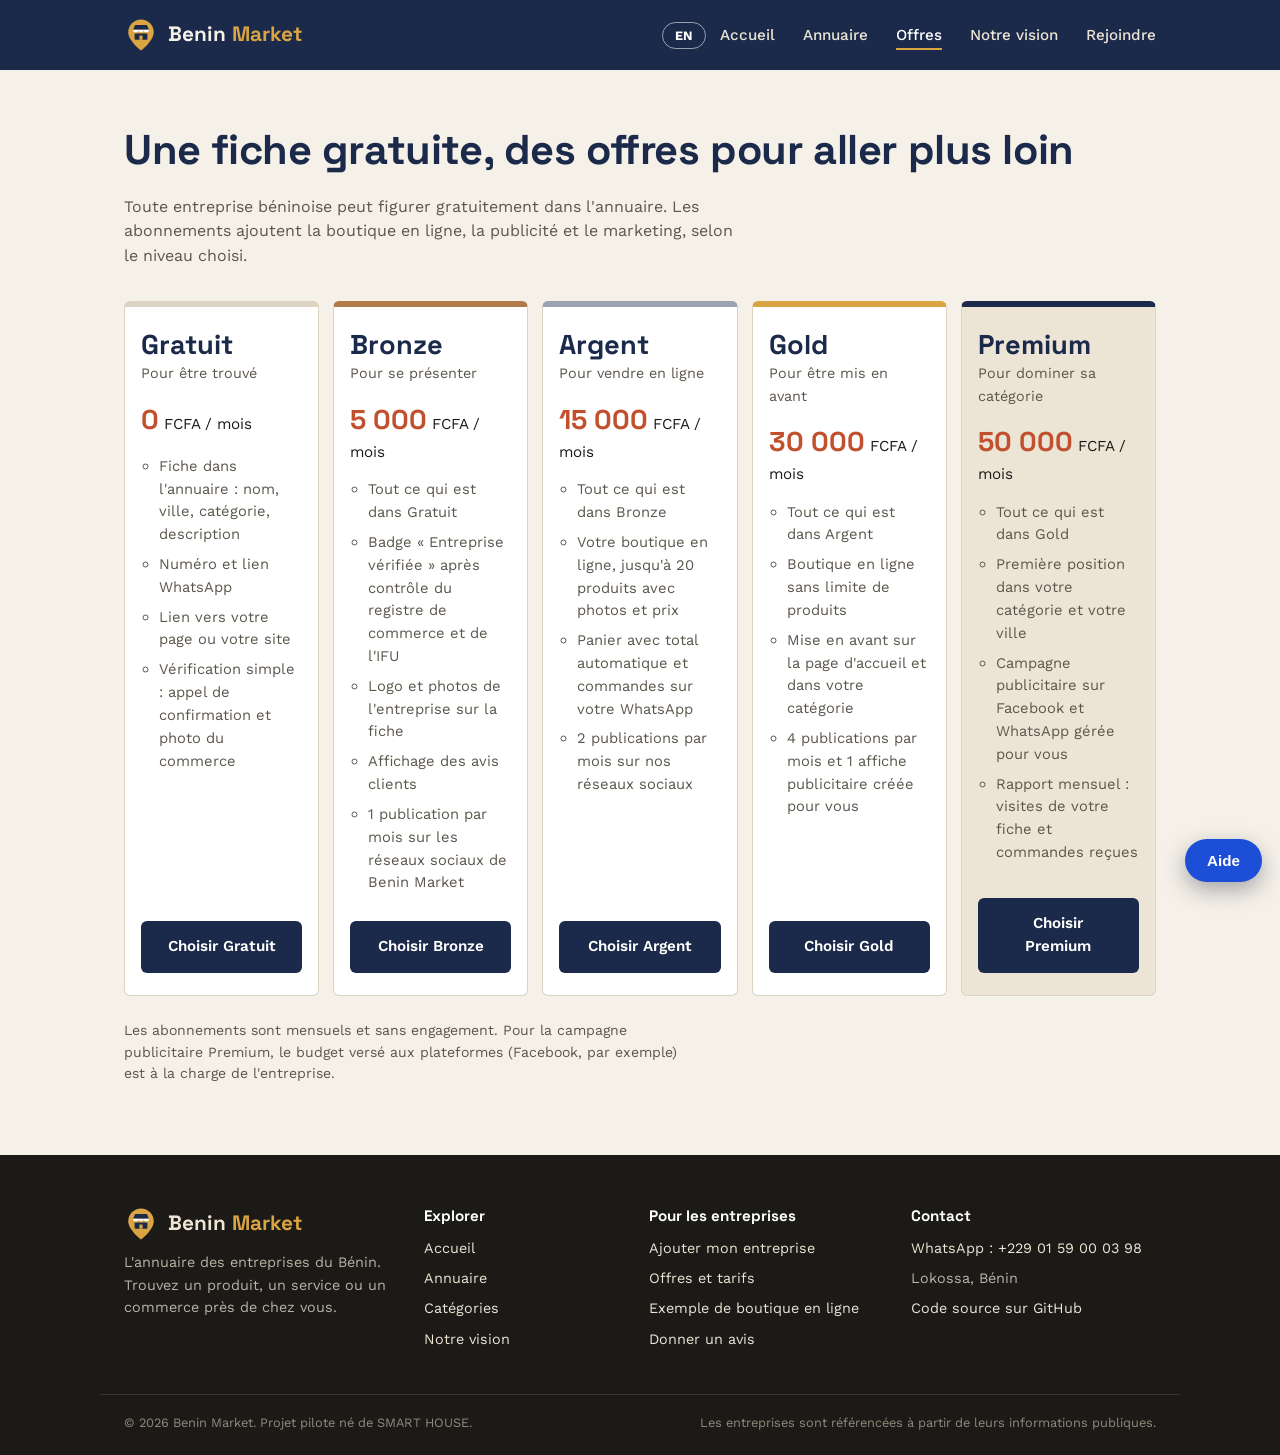
<file: offres.html>
<!DOCTYPE html>
<html lang="fr">
<head>
<meta charset="UTF-8">
<meta name="viewport" content="width=device-width, initial-scale=1">
<title>Offres — Benin Market</title>
<link rel="icon" href="favicon.svg" type="image/svg+xml">
<link rel="manifest" href="manifest.webmanifest">
<meta name="theme-color" content="#1B2A4A">
<link rel="apple-touch-icon" href="icons/icon-192.png">
<link rel="stylesheet" href="styles.css">
</head>
<body>

<header class="site-header">
  <div class="container">
    <a href="index.html" class="brand"><img src="logo.svg" alt="" width="34" height="34">Benin <span>Market</span></a>
    <button type="button" class="lang-toggle" id="lang-toggle" aria-label="Changer de langue / Switch language">EN</button>
    <button type="button" class="nav-toggle" id="nav-toggle" aria-controls="nav-menu" aria-expanded="false">Menu</button>
    <nav id="nav-menu">
      <ul class="site-nav">
        <li><a href="index.html">Accueil</a></li>
        <li><a href="annuaire.html">Annuaire</a></li>
        <li><a href="offres.html" aria-current="page">Offres</a></li>
        <li><a href="vision.html">Notre vision</a></li>
        <li><a href="rejoindre.html">Rejoindre</a></li>
      </ul>
    </nav>
  </div>
</header>

<section class="section">
  <div class="container">
    <h1>Une fiche gratuite, des offres pour aller plus loin</h1>
    <p>Toute entreprise béninoise peut figurer gratuitement dans l'annuaire. Les abonnements ajoutent la boutique en ligne, la publicité et le marketing, selon le niveau choisi.</p>
    <ul class="offers">
      <li class="offer offer-gratuit">
        <h2>Gratuit</h2>
        <p class="offer-for">Pour être trouvé</p>
        <p class="offer-price"><span>0</span> FCFA / mois</p>
        <ul>
          <li>Fiche dans l'annuaire : nom, ville, catégorie, description</li>
          <li>Numéro et lien WhatsApp</li>
          <li>Lien vers votre page ou votre site</li>
          <li>Vérification simple : appel de confirmation et photo du commerce</li>
        </ul>
        <a href="rejoindre.html?offre=gratuit" class="btn btn-dark">Choisir Gratuit</a>
      </li>
      <li class="offer offer-bronze">
        <h2>Bronze</h2>
        <p class="offer-for">Pour se présenter</p>
        <p class="offer-price"><span>5 000</span> FCFA / mois</p>
        <ul>
          <li>Tout ce qui est dans Gratuit</li>
          <li>Badge « Entreprise vérifiée » après contrôle du registre de commerce et de l'IFU</li>
          <li>Logo et photos de l'entreprise sur la fiche</li>
          <li>Affichage des avis clients</li>
          <li>1 publication par mois sur les réseaux sociaux de Benin Market</li>
        </ul>
        <a href="rejoindre.html?offre=bronze" class="btn btn-dark">Choisir Bronze</a>
      </li>
      <li class="offer offer-argent">
        <h2>Argent</h2>
        <p class="offer-for">Pour vendre en ligne</p>
        <p class="offer-price"><span>15 000</span> FCFA / mois</p>
        <ul>
          <li>Tout ce qui est dans Bronze</li>
          <li>Votre boutique en ligne, jusqu'à 20 produits avec photos et prix</li>
          <li>Panier avec total automatique et commandes sur votre WhatsApp</li>
          <li>2 publications par mois sur nos réseaux sociaux</li>
        </ul>
        <a href="rejoindre.html?offre=argent" class="btn btn-dark">Choisir Argent</a>
      </li>
      <li class="offer offer-gold">
        <h2>Gold</h2>
        <p class="offer-for">Pour être mis en avant</p>
        <p class="offer-price"><span>30 000</span> FCFA / mois</p>
        <ul>
          <li>Tout ce qui est dans Argent</li>
          <li>Boutique en ligne sans limite de produits</li>
          <li>Mise en avant sur la page d'accueil et dans votre catégorie</li>
          <li>4 publications par mois et 1 affiche publicitaire créée pour vous</li>
        </ul>
        <a href="rejoindre.html?offre=gold" class="btn btn-dark">Choisir Gold</a>
      </li>
      <li class="offer offer-premium">
        <h2>Premium</h2>
        <p class="offer-for">Pour dominer sa catégorie</p>
        <p class="offer-price"><span>50 000</span> FCFA / mois</p>
        <ul>
          <li>Tout ce qui est dans Gold</li>
          <li>Première position dans votre catégorie et votre ville</li>
          <li>Campagne publicitaire sur Facebook et WhatsApp gérée pour vous</li>
          <li>Rapport mensuel : visites de votre fiche et commandes reçues</li>
        </ul>
        <a href="rejoindre.html?offre=premium" class="btn btn-dark">Choisir Premium</a>
      </li>
    </ul>
    <p class="offers-note">Les abonnements sont mensuels et sans engagement. Pour la campagne publicitaire Premium, le budget versé aux plateformes (Facebook, par exemple) est à la charge de l'entreprise.</p>
  </div>
</section>

<footer class="site-footer">
  <div class="container footer-grid">
    <div>
      <a href="index.html" class="brand"><img src="logo.svg" alt="" width="34" height="34">Benin <span>Market</span></a>
      <p>L'annuaire des entreprises du Bénin. Trouvez un produit, un service ou un commerce près de chez vous.</p>
    </div>
    <div>
      <h2>Explorer</h2>
      <ul>
        <li><a href="index.html">Accueil</a></li>
        <li><a href="annuaire.html">Annuaire</a></li>
        <li><a href="index.html#categories">Catégories</a></li>
        <li><a href="vision.html">Notre vision</a></li>
      </ul>
    </div>
    <div>
      <h2>Pour les entreprises</h2>
      <ul>
        <li><a href="rejoindre.html">Ajouter mon entreprise</a></li>
        <li><a href="offres.html">Offres et tarifs</a></li>
        <li><a href="smart-house/index.html">Exemple de boutique en ligne</a></li>
        <li><a href="avis.html">Donner un avis</a></li>
      </ul>
    </div>
    <div>
      <h2>Contact</h2>
      <ul>
        <li><a href="https://wa.me/2290159000398" target="_blank" rel="noopener">WhatsApp : +229 01 59 00 03 98</a></li>
        <li>Lokossa, Bénin</li>
        <li><a href="https://github.com/paternehountondji/benin-market" target="_blank" rel="noopener">Code source sur GitHub</a></li>
      </ul>
    </div>
  </div>
  <div class="container footer-bottom">
    <span>© <span id="footer-year">2026</span> Benin Market. Projet pilote né de SMART HOUSE.</span>
    <span>Les entreprises sont référencées à partir de leurs informations publiques.</span>
  </div>
</footer>

<script src="config.js"></script>
<script src="site.js"></script>
<script src="assistant.js"></script>
<script src="i18n.js"></script>
</body>
</html>
</file>
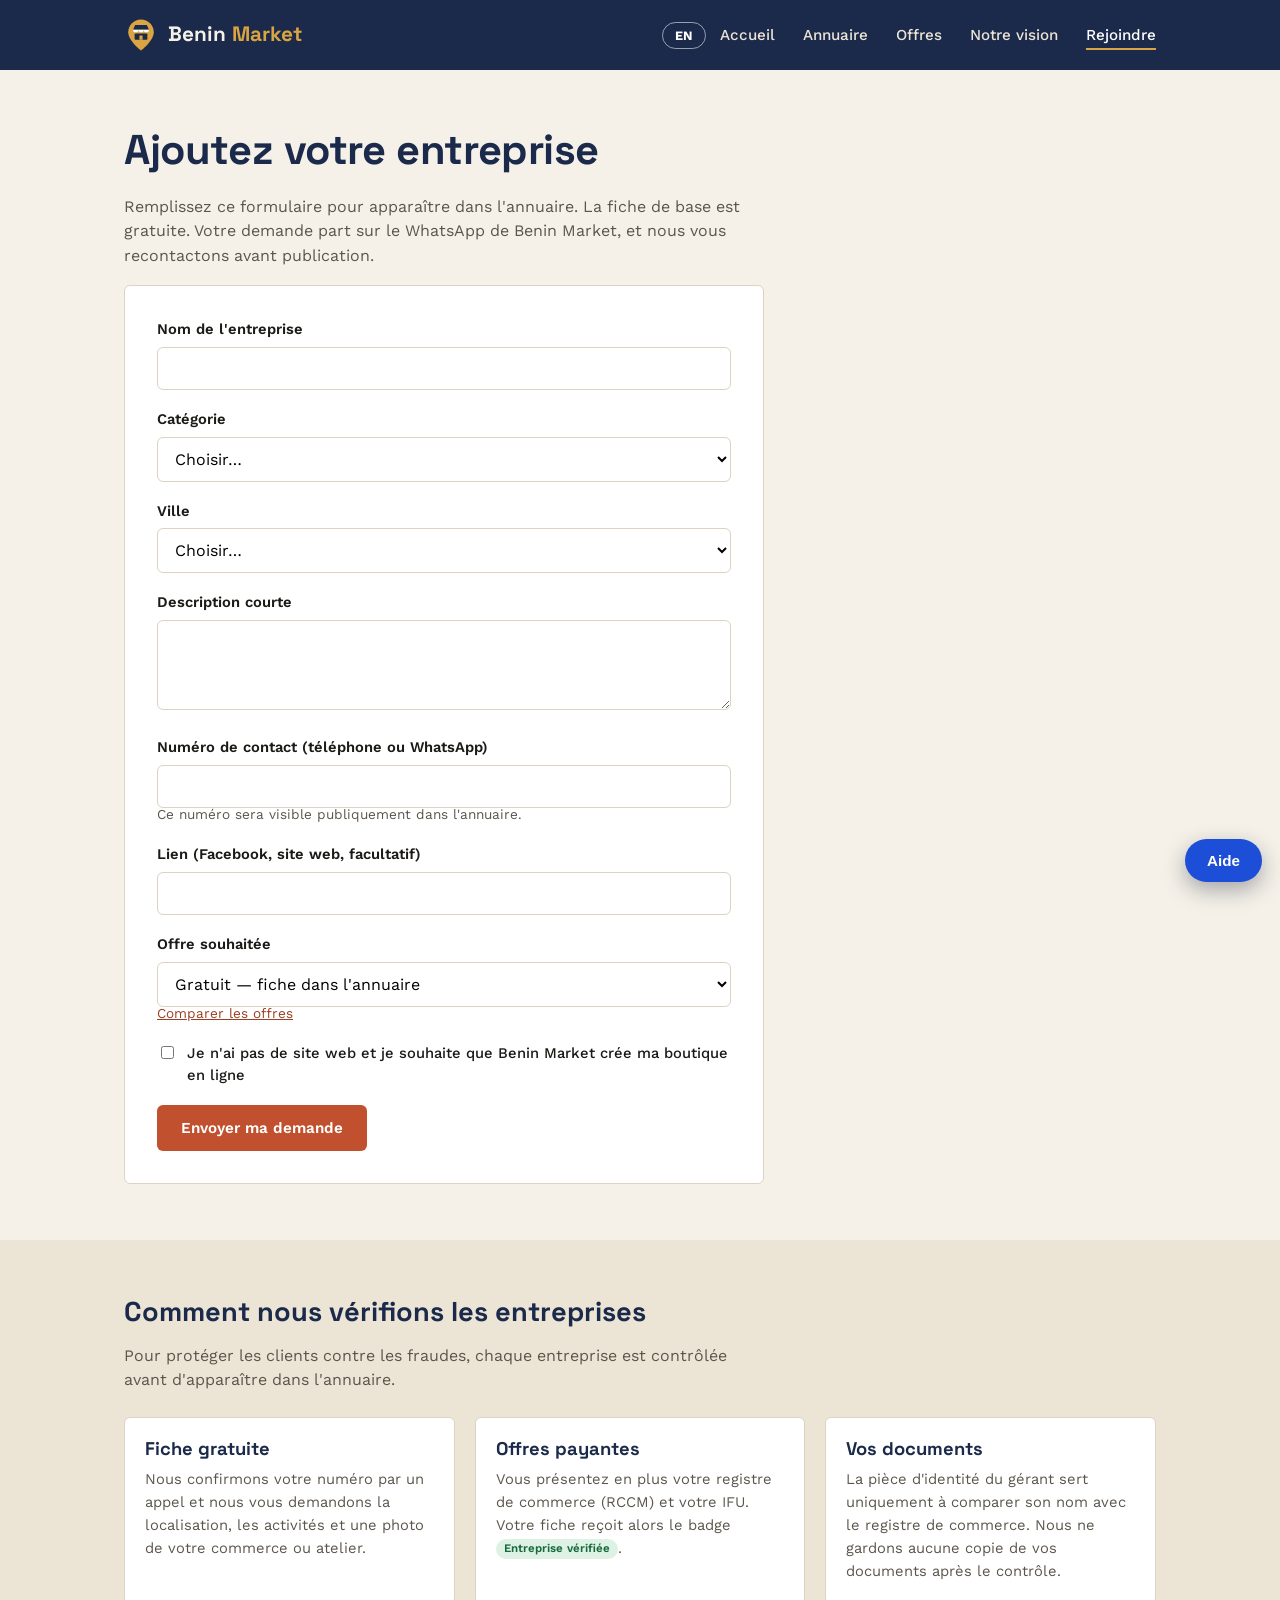
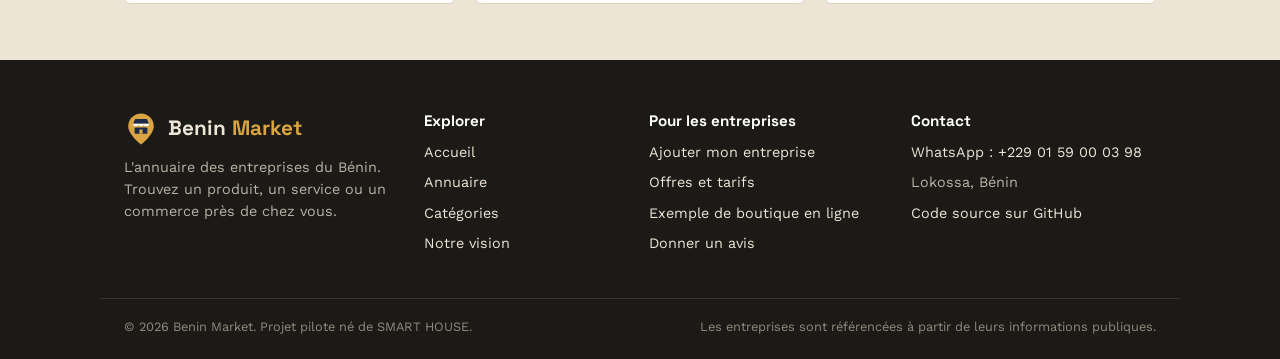
<file: rejoindre.html>
<!DOCTYPE html>
<html lang="fr">
<head>
<meta charset="UTF-8">
<meta name="viewport" content="width=device-width, initial-scale=1">
<title>Rejoindre l'annuaire — Benin Market</title>
<link rel="icon" href="favicon.svg" type="image/svg+xml">
<link rel="manifest" href="manifest.webmanifest">
<meta name="theme-color" content="#1B2A4A">
<link rel="apple-touch-icon" href="icons/icon-192.png">
<link rel="stylesheet" href="styles.css">
</head>
<body>

<header class="site-header">
  <div class="container">
    <a href="index.html" class="brand"><img src="logo.svg" alt="" width="34" height="34">Benin <span>Market</span></a>
    <button type="button" class="lang-toggle" id="lang-toggle" aria-label="Changer de langue / Switch language">EN</button>
    <button type="button" class="nav-toggle" id="nav-toggle" aria-controls="nav-menu" aria-expanded="false">Menu</button>
    <nav id="nav-menu">
      <ul class="site-nav">
        <li><a href="index.html">Accueil</a></li>
        <li><a href="annuaire.html">Annuaire</a></li>
        <li><a href="offres.html">Offres</a></li>
        <li><a href="vision.html">Notre vision</a></li>
        <li><a href="rejoindre.html" aria-current="page">Rejoindre</a></li>
      </ul>
    </nav>
  </div>
</header>

<section class="section">
  <div class="container">
    <h1>Ajoutez votre entreprise</h1>
    <p>Remplissez ce formulaire pour apparaître dans l'annuaire. La fiche de base est gratuite. Votre demande part sur le WhatsApp de Benin Market, et nous vous recontactons avant publication.</p>

    <form class="form-card" data-whatsapp="inscription" data-titre="Nouvelle demande d'inscription sur Benin Market">
      <div class="field">
        <label for="nom">Nom de l'entreprise</label>
        <input type="text" id="nom" data-label="Entreprise" name="nom" required>
      </div>
      <div class="field">
        <label for="categorie">Catégorie</label>
        <select id="categorie" data-label="Catégorie" name="categorie" required>
          <option value="">Choisir…</option>
          <option value="electronique">Électronique &amp; Téléphonie</option>
          <option value="telecoms">Télécoms &amp; Internet</option>
          <option value="mode">Mode &amp; Couture</option>
          <option value="beaute">Beauté &amp; Coiffure</option>
          <option value="alimentation">Alimentation &amp; Épicerie</option>
          <option value="restauration">Restauration &amp; Maquis</option>
          <option value="agriculture">Agriculture &amp; Élevage</option>
          <option value="btp">Bâtiment &amp; Travaux publics</option>
          <option value="menuiserie">Menuiserie &amp; Ébénisterie</option>
          <option value="vitrerie">Vitrerie &amp; Aluminium</option>
          <option value="mecanique">Mécanique auto &amp; moto</option>
          <option value="transport">Transport &amp; Livraison</option>
          <option value="energie">Énergie &amp; Solaire</option>
          <option value="services">Services numériques</option>
          <option value="imprimerie">Imprimerie &amp; Publicité</option>
          <option value="sante">Santé &amp; Pharmacie</option>
          <option value="education">Éducation &amp; Formation</option>
          <option value="hotellerie">Hôtellerie &amp; Tourisme</option>
          <option value="banque">Banque &amp; Finance</option>
          <option value="immobilier">Immobilier</option>
          <option value="evenementiel">Événementiel &amp; Décoration</option>
          <option value="artisanat">Artisanat &amp; Art</option>
          <option value="commerce">Commerce général</option>
        </select>
      </div>
      <div class="field">
        <label for="ville">Ville</label>
        <select id="ville" data-label="Ville" name="ville" required>
          <option value="">Choisir…</option>
          <optgroup label="Alibori">
            <option value="Banikoara">Banikoara</option>
            <option value="Gogounou">Gogounou</option>
            <option value="Kandi">Kandi</option>
            <option value="Karimama">Karimama</option>
            <option value="Malanville">Malanville</option>
            <option value="Ségbana">Ségbana</option>
          </optgroup>
          <optgroup label="Atacora">
            <option value="Boukoumbé">Boukoumbé</option>
            <option value="Cobly">Cobly</option>
            <option value="Kérou">Kérou</option>
            <option value="Kouandé">Kouandé</option>
            <option value="Matéri">Matéri</option>
            <option value="Natitingou">Natitingou</option>
            <option value="Péhunco">Péhunco</option>
            <option value="Tanguiéta">Tanguiéta</option>
            <option value="Toucountouna">Toucountouna</option>
          </optgroup>
          <optgroup label="Atlantique">
            <option value="Abomey-Calavi">Abomey-Calavi</option>
            <option value="Allada">Allada</option>
            <option value="Kpomassè">Kpomassè</option>
            <option value="Ouidah">Ouidah</option>
            <option value="Sô-Ava">Sô-Ava</option>
            <option value="Toffo">Toffo</option>
            <option value="Tori-Bossito">Tori-Bossito</option>
            <option value="Zè">Zè</option>
          </optgroup>
          <optgroup label="Borgou">
            <option value="Bembèrèkè">Bembèrèkè</option>
            <option value="Kalalé">Kalalé</option>
            <option value="N'Dali">N'Dali</option>
            <option value="Nikki">Nikki</option>
            <option value="Parakou">Parakou</option>
            <option value="Pèrèrè">Pèrèrè</option>
            <option value="Sinendé">Sinendé</option>
            <option value="Tchaourou">Tchaourou</option>
          </optgroup>
          <optgroup label="Collines">
            <option value="Bantè">Bantè</option>
            <option value="Dassa-Zoumè">Dassa-Zoumè</option>
            <option value="Glazoué">Glazoué</option>
            <option value="Ouèssè">Ouèssè</option>
            <option value="Savalou">Savalou</option>
            <option value="Savè">Savè</option>
          </optgroup>
          <optgroup label="Couffo">
            <option value="Aplahoué">Aplahoué</option>
            <option value="Djakotomey">Djakotomey</option>
            <option value="Dogbo">Dogbo</option>
            <option value="Klouékanmè">Klouékanmè</option>
            <option value="Lalo">Lalo</option>
            <option value="Toviklin">Toviklin</option>
          </optgroup>
          <optgroup label="Donga">
            <option value="Bassila">Bassila</option>
            <option value="Copargo">Copargo</option>
            <option value="Djougou">Djougou</option>
            <option value="Ouaké">Ouaké</option>
          </optgroup>
          <optgroup label="Littoral">
            <option value="Cotonou">Cotonou</option>
          </optgroup>
          <optgroup label="Mono">
            <option value="Athiémé">Athiémé</option>
            <option value="Bopa">Bopa</option>
            <option value="Comè">Comè</option>
            <option value="Grand-Popo">Grand-Popo</option>
            <option value="Houéyogbé">Houéyogbé</option>
            <option value="Lokossa">Lokossa</option>
          </optgroup>
          <optgroup label="Ouémé">
            <option value="Adjarra">Adjarra</option>
            <option value="Adjohoun">Adjohoun</option>
            <option value="Aguégués">Aguégués</option>
            <option value="Akpro-Missérété">Akpro-Missérété</option>
            <option value="Avrankou">Avrankou</option>
            <option value="Bonou">Bonou</option>
            <option value="Dangbo">Dangbo</option>
            <option value="Porto-Novo">Porto-Novo</option>
            <option value="Sèmè-Kpodji">Sèmè-Kpodji</option>
          </optgroup>
          <optgroup label="Plateau">
            <option value="Adja-Ouèrè">Adja-Ouèrè</option>
            <option value="Ifangni">Ifangni</option>
            <option value="Kétou">Kétou</option>
            <option value="Pobè">Pobè</option>
            <option value="Sakété">Sakété</option>
          </optgroup>
          <optgroup label="Zou">
            <option value="Abomey">Abomey</option>
            <option value="Agbangnizoun">Agbangnizoun</option>
            <option value="Bohicon">Bohicon</option>
            <option value="Covè">Covè</option>
            <option value="Djidja">Djidja</option>
            <option value="Ouinhi">Ouinhi</option>
            <option value="Za-Kpota">Za-Kpota</option>
            <option value="Zagnanado">Zagnanado</option>
            <option value="Zogbodomey">Zogbodomey</option>
          </optgroup>
        </select>
      </div>
      <div class="field">
        <label for="description">Description courte</label>
        <textarea id="description" data-label="Description" name="description" required></textarea>
      </div>
      <div class="field">
        <label for="contact">Numéro de contact (téléphone ou WhatsApp)</label>
        <input type="tel" id="contact" data-label="Contact" name="contact" required>
        <p class="form-note">Ce numéro sera visible publiquement dans l'annuaire.</p>
      </div>
      <div class="field">
        <label for="lien">Lien (Facebook, site web, facultatif)</label>
        <input type="url" id="lien" data-label="Lien" name="lien">
      </div>
      <div class="field">
        <label for="offre">Offre souhaitée</label>
        <select id="offre" name="offre" data-label="Offre">
          <option value="gratuit">Gratuit — fiche dans l'annuaire</option>
          <option value="bronze">Bronze — 5 000 FCFA par mois</option>
          <option value="argent">Argent — 15 000 FCFA par mois</option>
          <option value="gold">Gold — 30 000 FCFA par mois</option>
          <option value="premium">Premium — 50 000 FCFA par mois</option>
        </select>
        <p class="form-note"><a href="offres.html">Comparer les offres</a></p>
      </div>
      <div class="field field-check">
        <input type="checkbox" id="site" data-label="Création de boutique en ligne" name="creation_site" value="oui">
        <label for="site">Je n'ai pas de site web et je souhaite que Benin Market crée ma boutique en ligne</label>
      </div>
      <button type="submit" class="btn btn-primary">Envoyer ma demande</button>
    </form>
  </div>
</section>

<section class="section section-alt">
  <div class="container">
    <h2>Comment nous vérifions les entreprises</h2>
    <p>Pour protéger les clients contre les fraudes, chaque entreprise est contrôlée avant d'apparaître dans l'annuaire.</p>
    <ul class="verify-list">
      <li>
        <h3>Fiche gratuite</h3>
        <p>Nous confirmons votre numéro par un appel et nous vous demandons la localisation, les activités et une photo de votre commerce ou atelier.</p>
      </li>
      <li>
        <h3>Offres payantes</h3>
        <p>Vous présentez en plus votre registre de commerce (RCCM) et votre IFU. Votre fiche reçoit alors le badge <span class="badge badge-verifiee">Entreprise vérifiée</span>.</p>
      </li>
      <li>
        <h3>Vos documents</h3>
        <p>La pièce d'identité du gérant sert uniquement à comparer son nom avec le registre de commerce. Nous ne gardons aucune copie de vos documents après le contrôle.</p>
      </li>
    </ul>
  </div>
</section>

<footer class="site-footer">
  <div class="container footer-grid">
    <div>
      <a href="index.html" class="brand"><img src="logo.svg" alt="" width="34" height="34">Benin <span>Market</span></a>
      <p>L'annuaire des entreprises du Bénin. Trouvez un produit, un service ou un commerce près de chez vous.</p>
    </div>
    <div>
      <h2>Explorer</h2>
      <ul>
        <li><a href="index.html">Accueil</a></li>
        <li><a href="annuaire.html">Annuaire</a></li>
        <li><a href="index.html#categories">Catégories</a></li>
        <li><a href="vision.html">Notre vision</a></li>
      </ul>
    </div>
    <div>
      <h2>Pour les entreprises</h2>
      <ul>
        <li><a href="rejoindre.html">Ajouter mon entreprise</a></li>
        <li><a href="offres.html">Offres et tarifs</a></li>
        <li><a href="smart-house/index.html">Exemple de boutique en ligne</a></li>
        <li><a href="avis.html">Donner un avis</a></li>
      </ul>
    </div>
    <div>
      <h2>Contact</h2>
      <ul>
        <li><a href="https://wa.me/2290159000398" target="_blank" rel="noopener">WhatsApp : +229 01 59 00 03 98</a></li>
        <li>Lokossa, Bénin</li>
        <li><a href="https://github.com/paternehountondji/benin-market" target="_blank" rel="noopener">Code source sur GitHub</a></li>
      </ul>
    </div>
  </div>
  <div class="container footer-bottom">
    <span>© <span id="footer-year">2026</span> Benin Market. Projet pilote né de SMART HOUSE.</span>
    <span>Les entreprises sont référencées à partir de leurs informations publiques.</span>
  </div>
</footer>

<script src="config.js"></script>
<script src="site.js"></script>
<script src="assistant.js"></script>
<script src="i18n.js"></script>
</body>
</html>
</file>
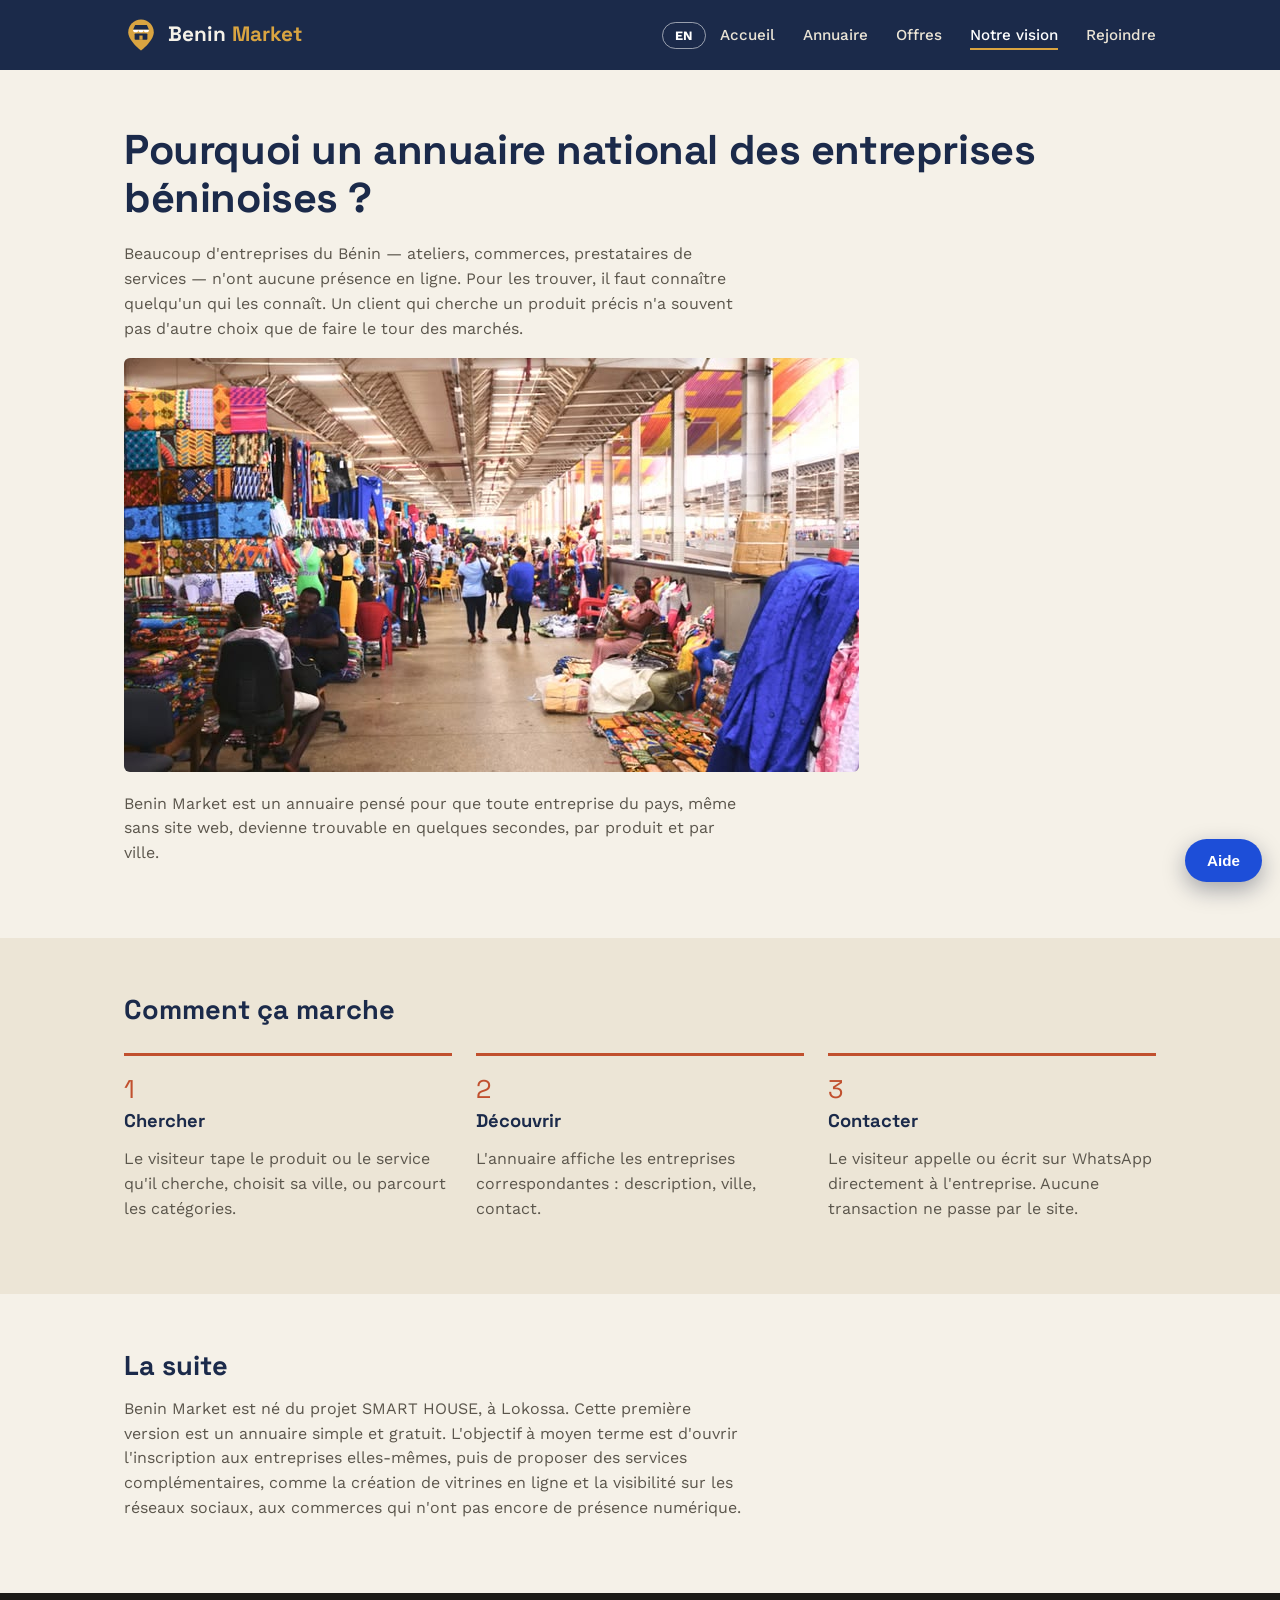
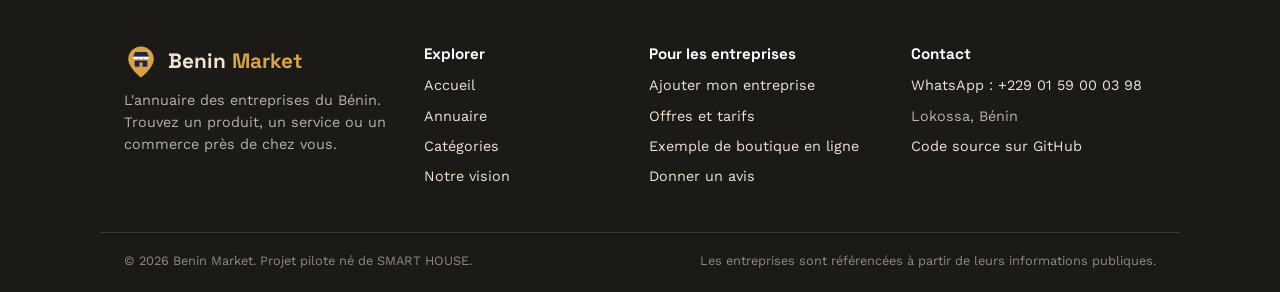
<file: vision.html>
<!DOCTYPE html>
<html lang="fr">
<head>
<meta charset="UTF-8">
<meta name="viewport" content="width=device-width, initial-scale=1">
<title>Notre vision — Benin Market</title>
<link rel="icon" href="favicon.svg" type="image/svg+xml">
<link rel="manifest" href="manifest.webmanifest">
<meta name="theme-color" content="#1B2A4A">
<link rel="apple-touch-icon" href="icons/icon-192.png">
<link rel="stylesheet" href="styles.css">
</head>
<body>

<header class="site-header">
  <div class="container">
    <a href="index.html" class="brand"><img src="logo.svg" alt="" width="34" height="34">Benin <span>Market</span></a>
    <button type="button" class="lang-toggle" id="lang-toggle" aria-label="Changer de langue / Switch language">EN</button>
    <button type="button" class="nav-toggle" id="nav-toggle" aria-controls="nav-menu" aria-expanded="false">Menu</button>
    <nav id="nav-menu">
      <ul class="site-nav">
        <li><a href="index.html">Accueil</a></li>
        <li><a href="annuaire.html">Annuaire</a></li>
        <li><a href="offres.html">Offres</a></li>
        <li><a href="vision.html" aria-current="page">Notre vision</a></li>
        <li><a href="rejoindre.html">Rejoindre</a></li>
      </ul>
    </nav>
  </div>
</header>

<section class="section">
  <div class="container">
    <h1>Pourquoi un annuaire national des entreprises béninoises ?</h1>
    <p>Beaucoup d'entreprises du Bénin — ateliers, commerces, prestataires de services — n'ont aucune présence en ligne. Pour les trouver, il faut connaître quelqu'un qui les connaît. Un client qui cherche un produit précis n'a souvent pas d'autre choix que de faire le tour des marchés.</p>
    <img class="vision-photo" src="images/marche.jpg" alt="Allée d'un marché couvert avec des étals de pagnes" loading="lazy" width="735" height="414">
    <p>Benin Market est un annuaire pensé pour que toute entreprise du pays, même sans site web, devienne trouvable en quelques secondes, par produit et par ville.</p>
  </div>
</section>

<section class="section section-alt">
  <div class="container">
    <h2>Comment ça marche</h2>
    <ul class="steps">
      <li>
        <span class="step-num">1</span>
        <h3>Chercher</h3>
        <p>Le visiteur tape le produit ou le service qu'il cherche, choisit sa ville, ou parcourt les catégories.</p>
      </li>
      <li>
        <span class="step-num">2</span>
        <h3>Découvrir</h3>
        <p>L'annuaire affiche les entreprises correspondantes : description, ville, contact.</p>
      </li>
      <li>
        <span class="step-num">3</span>
        <h3>Contacter</h3>
        <p>Le visiteur appelle ou écrit sur WhatsApp directement à l'entreprise. Aucune transaction ne passe par le site.</p>
      </li>
    </ul>
  </div>
</section>

<section class="section">
  <div class="container">
    <h2>La suite</h2>
    <p>Benin Market est né du projet SMART HOUSE, à Lokossa. Cette première version est un annuaire simple et gratuit. L'objectif à moyen terme est d'ouvrir l'inscription aux entreprises elles-mêmes, puis de proposer des services complémentaires, comme la création de vitrines en ligne et la visibilité sur les réseaux sociaux, aux commerces qui n'ont pas encore de présence numérique.</p>
  </div>
</section>

<footer class="site-footer">
  <div class="container footer-grid">
    <div>
      <a href="index.html" class="brand"><img src="logo.svg" alt="" width="34" height="34">Benin <span>Market</span></a>
      <p>L'annuaire des entreprises du Bénin. Trouvez un produit, un service ou un commerce près de chez vous.</p>
    </div>
    <div>
      <h2>Explorer</h2>
      <ul>
        <li><a href="index.html">Accueil</a></li>
        <li><a href="annuaire.html">Annuaire</a></li>
        <li><a href="index.html#categories">Catégories</a></li>
        <li><a href="vision.html">Notre vision</a></li>
      </ul>
    </div>
    <div>
      <h2>Pour les entreprises</h2>
      <ul>
        <li><a href="rejoindre.html">Ajouter mon entreprise</a></li>
        <li><a href="offres.html">Offres et tarifs</a></li>
        <li><a href="smart-house/index.html">Exemple de boutique en ligne</a></li>
        <li><a href="avis.html">Donner un avis</a></li>
      </ul>
    </div>
    <div>
      <h2>Contact</h2>
      <ul>
        <li><a href="https://wa.me/2290159000398" target="_blank" rel="noopener">WhatsApp : +229 01 59 00 03 98</a></li>
        <li>Lokossa, Bénin</li>
        <li><a href="https://github.com/paternehountondji/benin-market" target="_blank" rel="noopener">Code source sur GitHub</a></li>
      </ul>
    </div>
  </div>
  <div class="container footer-bottom">
    <span>© <span id="footer-year">2026</span> Benin Market. Projet pilote né de SMART HOUSE.</span>
    <span>Les entreprises sont référencées à partir de leurs informations publiques.</span>
  </div>
</footer>

<script src="config.js"></script>
<script src="script.js"></script>
<script src="site.js"></script>
<script src="assistant.js"></script>
<script src="i18n.js"></script>
</body>
</html>
</file>
<file: styles.css>
/* ===========================================================
   Benin Market — feuille de style
   Palette : indigo (nuit de bogolan), terre cuite (accent), ocre
   Typo : Space Grotesk (titres) + Work Sans (texte courant)
   =========================================================== */

@import url('https://fonts.googleapis.com/css2?family=Space+Grotesk:wght@500;600;700&family=Work+Sans:wght@400;500;600&display=swap');

:root {
  --indigo: #1B2A4A;
  --indigo-soft: #2E4269;
  --clay: #C1502E;
  --clay-dark: #9C3E22;
  --ochre: #D9A441;
  --paper: #F5F1E8;
  --paper-dim: #ECE5D6;
  --ink: #1C1A17;
  --ink-soft: #5B564C;
  --line: #DCD3C2;
  --white: #FFFFFF;

  --font-display: 'Space Grotesk', sans-serif;
  --font-body: 'Work Sans', sans-serif;
  --radius: 6px;
}

* { box-sizing: border-box; }

html { scroll-behavior: smooth; }

body {
  margin: 0;
  background: var(--paper);
  color: var(--ink);
  font-family: var(--font-body);
  font-size: 16px;
  line-height: 1.55;
}

h1, h2, h3, .brand {
  font-family: var(--font-display);
  color: var(--indigo);
  margin: 0 0 0.5em;
  line-height: 1.15;
}

h1 { font-size: 2.6rem; letter-spacing: -0.01em; }
h2 { font-size: 1.7rem; }
h3 { font-size: 1.15rem; }

p { max-width: 62ch; color: var(--ink-soft); }

a { color: var(--clay-dark); }

a:focus-visible, button:focus-visible, input:focus-visible, select:focus-visible, textarea:focus-visible {
  outline: 3px solid var(--ochre);
  outline-offset: 2px;
}

.container {
  max-width: 1080px;
  margin: 0 auto;
  padding: 0 24px;
}

/* ---------- En-tête ---------- */

.site-header {
  background: var(--indigo);
  position: sticky;
  top: 0;
  z-index: 10;
}

.site-header .container {
  display: flex;
  align-items: center;
  justify-content: space-between;
  padding-top: 18px;
  padding-bottom: 18px;
}

.brand {
  color: var(--paper);
  font-size: 1.3rem;
  font-weight: 700;
  text-decoration: none;
  margin: 0;
}

.brand span { color: var(--ochre); }

.site-nav { display: flex; gap: 28px; list-style: none; margin: 0; padding: 0; }

.site-nav a {
  color: var(--paper-dim);
  text-decoration: none;
  font-weight: 500;
  font-size: 0.95rem;
  padding-bottom: 4px;
  border-bottom: 2px solid transparent;
  transition: border-color 0.15s ease, color 0.15s ease;
}

.site-nav a:hover, .site-nav a[aria-current="page"] {
  color: var(--white);
  border-bottom-color: var(--ochre);
}

.nav-toggle { display: none; }

/* ---------- Boutons ---------- */

.btn {
  display: inline-block;
  font-family: var(--font-body);
  font-weight: 600;
  font-size: 0.95rem;
  padding: 12px 22px;
  border-radius: var(--radius);
  border: 2px solid transparent;
  text-decoration: none;
  cursor: pointer;
  transition: transform 0.12s ease, background 0.15s ease;
}

.btn-primary { background: var(--clay); color: var(--white); }
.btn-primary:hover { background: var(--clay-dark); }

.btn-outline { background: transparent; color: var(--paper); border-color: var(--paper-dim); }
.btn-outline:hover { border-color: var(--ochre); color: var(--ochre); }

.btn-dark { background: var(--indigo); color: var(--white); }
.btn-dark:hover { background: var(--indigo-soft); }

/* ---------- Hero ---------- */

.hero {
  padding: 72px 0 56px;
}

.hero .container {
  display: grid;
  grid-template-columns: 1.1fr 0.9fr;
  gap: 48px;
  align-items: center;
}

.hero-copy p { font-size: 1.1rem; }

.hero-stats {
  display: flex;
  gap: 32px;
  margin-top: 28px;
}

.hero-stats .num {
  font-family: var(--font-display);
  font-size: 2rem;
  color: var(--clay);
  display: block;
}

.hero-stats .label { color: var(--ink-soft); font-size: 0.85rem; }

.search-panel {
  background: var(--white);
  border: 1px solid var(--line);
  border-radius: var(--radius);
  padding: 28px;
}

.search-panel h3 { margin-bottom: 14px; }

.search-row { display: flex; gap: 10px; }

.search-row input[type="text"] {
  flex: 1;
  padding: 12px 14px;
  border: 1px solid var(--line);
  border-radius: var(--radius);
  font-family: var(--font-body);
  font-size: 1rem;
}

.search-stack { display: grid; gap: 10px; }

.search-stack input[type="text"],
.search-stack select,
.directory-toolbar select {
  padding: 12px 14px;
  border: 1px solid var(--line);
  border-radius: var(--radius);
  font-family: var(--font-body);
  font-size: 1rem;
  background: var(--white);
  color: var(--ink);
}

.search-hint { font-size: 0.85rem; margin-top: 12px; color: var(--ink-soft); }

/* ---------- Catégories (accueil) ---------- */

.section { padding: 56px 0; }
.section-alt { background: var(--paper-dim); }

.cat-grid {
  display: grid;
  grid-template-columns: repeat(3, 1fr);
  gap: 14px;
  margin-top: 28px;
  list-style: none;
  padding: 0;
}

.cat-grid a {
  display: block;
  padding: 18px 16px;
  background: var(--white);
  border: 1px solid var(--line);
  border-left: 4px solid var(--ochre);
  border-radius: var(--radius);
  color: var(--indigo);
  text-decoration: none;
  font-weight: 600;
}

.cat-grid a:hover { border-left-color: var(--clay); }

/* ---------- Membre fondateur ---------- */

.spotlight { background: var(--indigo); color: var(--paper); }
.spotlight h2 { color: var(--white); }
.spotlight p { color: var(--paper-dim); }
.spotlight .tag {
  display: inline-block;
  background: var(--ochre);
  color: var(--indigo);
  font-weight: 600;
  font-size: 0.8rem;
  padding: 4px 10px;
  border-radius: 4px;
  margin-bottom: 10px;
}

/* ---------- Bandeau CTA ---------- */

.cta-band {
  background: var(--clay);
  color: var(--white);
  text-align: center;
  padding: 48px 0;
}

.cta-band h2 { color: var(--white); margin-bottom: 10px; }
.cta-band p { color: #F4DCCF; margin: 0 auto 22px; }

/* ---------- Annuaire ---------- */

.directory-toolbar {
  display: flex;
  flex-wrap: wrap;
  gap: 10px;
  align-items: center;
  margin-bottom: 28px;
}

.directory-toolbar input[type="text"] {
  flex: 1;
  min-width: 220px;
  padding: 12px 14px;
  border: 1px solid var(--line);
  border-radius: var(--radius);
  font-family: var(--font-body);
  font-size: 1rem;
}

.chip-row { display: flex; flex-wrap: wrap; gap: 8px; margin-bottom: 24px; }

.chip {
  padding: 7px 14px;
  border-radius: 999px;
  border: 1px solid var(--line);
  background: var(--white);
  color: var(--ink-soft);
  font-size: 0.85rem;
  font-weight: 500;
  cursor: pointer;
}

.chip[aria-pressed="true"] {
  background: var(--ochre);
  border-color: var(--ochre);
  color: var(--indigo);
}

.directory-list { list-style: none; margin: 0; padding: 0; border-top: 1px solid var(--line); }

.entry {
  display: grid;
  grid-template-columns: 56px 1fr auto;
  gap: 18px;
  align-items: start;
  padding: 22px 0;
  border-bottom: 1px solid var(--line);
}

.entry-initial {
  width: 56px;
  height: 56px;
  border-radius: var(--radius);
  background: var(--indigo);
  color: var(--white);
  font-family: var(--font-display);
  font-size: 1.3rem;
  display: flex;
  align-items: center;
  justify-content: center;
}

.entry h3 { margin-bottom: 4px; }

.entry .meta { font-size: 0.85rem; color: var(--ink-soft); margin-bottom: 6px; }

.entry .cat-tag {
  display: inline-block;
  font-size: 0.78rem;
  font-weight: 600;
  color: var(--clay-dark);
  background: #F6E3D9;
  padding: 2px 9px;
  border-radius: 4px;
  margin-right: 6px;
}

.entry h3 a { color: var(--indigo); }
.entry h3 a:hover { color: var(--clay-dark); }

.review-empty, .review-link { font-size: 0.85rem; margin: 8px 0 0; }
.review-list { list-style: none; padding: 0; margin: 10px 0 6px; font-size: 0.9rem; color: var(--ink-soft); }
.review-list li { border-left: 3px solid var(--ochre); padding-left: 10px; margin-bottom: 8px; }

.spotlight-actions { display: flex; flex-wrap: wrap; gap: 10px; margin-top: 18px; }

.entry-contact { text-align: right; font-size: 0.9rem; white-space: nowrap; }
.entry-contact a { display: block; margin-bottom: 4px; }

.empty-state {
  padding: 48px 0;
  text-align: center;
  color: var(--ink-soft);
}

/* ---------- Vision / Comment ça marche ---------- */

.steps {
  list-style: none;
  padding: 0;
  margin: 28px 0 0;
  display: grid;
  grid-template-columns: repeat(3, 1fr);
  gap: 24px;
}

.steps li { border-top: 3px solid var(--clay); padding-top: 14px; }
.steps .step-num { font-family: var(--font-display); color: var(--clay); font-size: 1.6rem; }

/* ---------- Formulaire ---------- */

.form-card {
  background: var(--white);
  border: 1px solid var(--line);
  border-radius: var(--radius);
  padding: 32px;
  max-width: 640px;
}

.field { margin-bottom: 18px; }

.field label {
  display: block;
  font-weight: 600;
  margin-bottom: 6px;
  font-size: 0.92rem;
}

.field input, .field select, .field textarea {
  width: 100%;
  padding: 11px 13px;
  border: 1px solid var(--line);
  border-radius: var(--radius);
  font-family: var(--font-body);
  font-size: 1rem;
  background: var(--white);
}

.field textarea { resize: vertical; min-height: 90px; }
.form-note { font-size: 0.85rem; color: var(--ink-soft); margin-top: -4px; }

/* ---------- Pied de page ---------- */

.site-footer {
  background: var(--ink);
  color: var(--paper-dim);
  padding: 32px 0;
  margin-top: 40px;
}

.site-footer .container {
  display: flex;
  justify-content: space-between;
  flex-wrap: wrap;
  gap: 10px;
  font-size: 0.85rem;
}

.site-footer a { color: var(--paper-dim); }

/* ---------- Réactivité ---------- */

@media (max-width: 760px) {
  .site-nav { gap: 18px; }
  h1 { font-size: 2rem; }
  .hero .container { grid-template-columns: 1fr; }
  .cat-grid { grid-template-columns: 1fr 1fr; }
  .steps { grid-template-columns: 1fr; }
  .entry { grid-template-columns: 44px 1fr; }
  .entry-contact { grid-column: 1 / -1; text-align: left; margin-top: 8px; }
  .site-footer .container { flex-direction: column; }
}

@media (prefers-reduced-motion: reduce) {
  * { transition: none !important; scroll-behavior: auto !important; }
}

/* ---------- Offre de création de site ---------- */

.service { display: grid; grid-template-columns: 1.2fr 0.8fr; gap: 40px; align-items: center; }

.service-example {
  display: flex;
  flex-direction: column;
  gap: 6px;
  padding: 26px;
  background: var(--indigo);
  color: var(--paper-dim);
  border-radius: var(--radius);
  border-left: 6px solid var(--ochre);
  text-decoration: none;
}

.service-example strong { font-family: var(--font-display); font-size: 1.3rem; color: var(--white); }
.service-label { font-size: 0.8rem; font-weight: 600; color: var(--ochre); }
.service-example:hover { background: var(--indigo-soft); }

.shop-link { font-weight: 600; }

.field-check { display: flex; align-items: flex-start; gap: 10px; }
.field-check input { width: auto; margin-top: 4px; }
.field-check label { margin: 0; font-weight: 500; }

@media (max-width: 760px) {
  .service { grid-template-columns: 1fr; }
}

/* ---------- Photos ---------- */

.entry-photo { width: 56px; height: 56px; object-fit: cover; border-radius: var(--radius); }

.spotlight-row { display: grid; grid-template-columns: minmax(0, 1fr) 320px; gap: 40px; align-items: center; }
.spotlight-photo { width: 100%; height: 260px; object-fit: cover; object-position: center 30%; border-radius: var(--radius); border: 4px solid var(--ochre); }

.vision-photo { display: block; width: 100%; max-width: 735px; height: auto; border-radius: var(--radius); margin: 8px 0 20px; }

@media (max-width: 760px) {
  .spotlight-row { grid-template-columns: 1fr; }
  .entry-photo { width: 44px; height: 44px; }
}

/* ---------- Offres ---------- */

.offers { list-style: none; margin: 32px 0 0; padding: 0; display: grid; grid-template-columns: repeat(auto-fit, minmax(188px, 1fr)); gap: 14px; }

.offer { background: var(--white); border: 1px solid var(--line); border-top: 6px solid var(--line); border-radius: var(--radius); padding: 22px 16px; display: flex; flex-direction: column; }
.offer h2 { margin-bottom: 2px; }
.offer-for { margin: 0 0 14px; font-size: 0.9rem; }
.offer-price { margin: 0 0 14px; color: var(--ink); font-size: 0.95rem; }
.offer-price span { font-family: var(--font-display); font-size: 1.7rem; font-weight: 700; color: var(--clay); }
.offer ul { margin: 0 0 20px; padding-left: 18px; color: var(--ink-soft); font-size: 0.92rem; flex: 1; }
.offer li { margin-bottom: 7px; }
.offer .btn { text-align: center; }

.offer-bronze { border-top-color: #B07A4A; }
.offer-argent { border-top-color: #9AA3B2; }
.offer-gold { border-top-color: var(--ochre); }
.offer-premium { border-top-color: var(--indigo); background: var(--paper-dim); }

.offers-note { margin-top: 24px; font-size: 0.88rem; }

/* ---------- Menu mobile ---------- */

.nav-toggle {
  display: none;
  background: transparent;
  color: var(--paper);
  border: 1.5px solid var(--paper-dim);
  border-radius: var(--radius);
  padding: 8px 14px;
  font-family: var(--font-body);
  font-weight: 600;
  font-size: 0.9rem;
  cursor: pointer;
}

@media (max-width: 760px) {
  .nav-toggle { display: inline-block; }
  .site-header .container { flex-wrap: wrap; }
  #nav-menu { display: none; width: 100%; }
  #nav-menu.open { display: block; }
  .site-nav { flex-direction: column; gap: 0; padding-top: 10px; }
  .site-nav a { display: block; padding: 12px 0; border-bottom: 1px solid var(--indigo-soft); }
  .hero-stats { gap: 20px; }
}

/* ===========================================================
   Version 7 : accueil avec fond bleu, catégories illustrées,
   suggestions de recherche, pied de page complet
   =========================================================== */

/* ---------- Hero de l'accueil ---------- */

.hero-home {
  background: linear-gradient(rgba(13, 30, 84, 0.35), rgba(13, 30, 84, 0.55)), url("images/hero-fond.jpg") center / cover no-repeat, #16306E;
  padding: 88px 0 80px;
}

.hero-home h1 { color: var(--white); font-size: 3rem; }
.hero-home .hero-copy p { color: #DCE6FF; }
.hero-home .hero-stats .num { color: var(--ochre); }
.hero-home .hero-stats .label { color: #DCE6FF; }

.hero-home .search-panel { border: none; padding: 30px; box-shadow: 0 18px 40px rgba(6, 16, 50, 0.35); }
.search-panel h2 { font-size: 1.25rem; margin-bottom: 14px; }

/* ---------- Suggestions ---------- */

.suggest-wrap { position: relative; display: grid; }

.suggest-box {
  position: absolute;
  top: calc(100% + 6px);
  left: 0;
  right: 0;
  z-index: 15;
  background: var(--white);
  border: 1px solid var(--line);
  border-radius: var(--radius);
  box-shadow: 0 12px 28px rgba(6, 16, 50, 0.18);
  overflow: hidden;
}

.suggest-item { display: block; padding: 10px 14px; text-decoration: none; border-bottom: 1px solid var(--paper-dim); }
.suggest-item:last-child { border-bottom: none; }
.suggest-item:hover, .suggest-item:focus { background: var(--paper); }
.suggest-item strong { display: block; color: var(--indigo); font-size: 0.98rem; }
.suggest-item span { color: var(--ink-soft); font-size: 0.82rem; }
.suggest-cat strong { color: var(--clay-dark); }
.suggest-empty { margin: 0; padding: 12px 14px; font-size: 0.9rem; }

/* ---------- Catégories illustrées ---------- */

.cat-grid { grid-template-columns: repeat(auto-fill, minmax(170px, 1fr)); gap: 16px; }

.cat-grid a.cat-card {
  display: flex;
  flex-direction: column;
  padding: 0;
  border: 1px solid var(--line);
  border-radius: 10px;
  overflow: hidden;
  background: var(--white);
  font-weight: 400;
  transition: transform 0.15s ease, box-shadow 0.15s ease;
}

.cat-grid a.cat-card:hover { transform: translateY(-3px); box-shadow: 0 10px 22px rgba(27, 42, 74, 0.14); }

.cat-visual { display: flex; align-items: center; justify-content: center; height: 104px; }
.cat-visual svg { width: 52px; height: 52px; }
.cat-visual img { width: 100%; height: 100%; object-fit: cover; }

.tone-a { background: #DCE6FF; color: #1D4ED8; }
.tone-b { background: #FBE4D8; color: var(--clay-dark); }
.tone-c { background: #FBEFCB; color: #8A5A00; }
.tone-d { background: #DDF1E4; color: #17683C; }

.cat-name { padding: 12px 14px 2px; color: var(--indigo); font-weight: 600; font-size: 0.95rem; line-height: 1.3; }
.cat-count { padding: 0 14px 14px; color: var(--ink-soft); font-size: 0.8rem; }

/* ---------- Annuaire ---------- */

.directory-toolbar select { min-width: 190px; }
.result-count { font-size: 0.88rem; margin: 0 0 14px; }

/* ---------- Pied de page ---------- */

.site-footer { padding: 52px 0 0; margin-top: 0; }
.site-footer .container.footer-grid {
  display: grid;
  grid-template-columns: 1.4fr 1fr 1.2fr 1.3fr;
  gap: 36px;
  font-size: 0.9rem;
  padding-bottom: 36px;
}
.site-footer .brand { display: inline-block; margin-bottom: 10px; }
.site-footer p { color: #B9B3A6; margin: 0; }
.site-footer h2 { color: var(--white); font-size: 0.95rem; margin-bottom: 12px; }
.site-footer ul { list-style: none; margin: 0; padding: 0; }
.site-footer li { margin-bottom: 8px; color: #B9B3A6; }
.site-footer a { text-decoration: none; }
.site-footer a:hover { color: var(--ochre); text-decoration: underline; }
.site-footer .container.footer-bottom {
  border-top: 1px solid #3A362F;
  padding-top: 18px;
  padding-bottom: 22px;
  color: #8F897D;
  font-size: 0.8rem;
}

@media (max-width: 760px) {
  .hero-home { padding: 48px 0; }
  .hero-home h1 { font-size: 2.1rem; }
  .cat-grid { grid-template-columns: 1fr 1fr; gap: 12px; }
  .cat-visual { height: 84px; }
  .site-footer .container.footer-grid { grid-template-columns: 1fr 1fr; gap: 28px; }
  .directory-toolbar select { flex: 1; min-width: 0; }
}

@media (max-width: 460px) {
  .site-footer .container.footer-grid { grid-template-columns: 1fr; }
}

/* ---------- Badges (offre et vérification) ---------- */

.badge {
  display: inline-block;
  vertical-align: middle;
  font-family: var(--font-body);
  font-size: 0.72rem;
  font-weight: 600;
  line-height: 1;
  padding: 4px 8px;
  border-radius: 999px;
  white-space: nowrap;
}

.badge-premium { background: var(--indigo); color: var(--ochre); border: 1px solid var(--ochre); }
.badge-gold { background: var(--ochre); color: var(--indigo); }
.badge-argent { background: #D9DEE7; color: #2B3445; }
.badge-bronze { background: #E7CDB4; color: #5A3410; }
.badge-verifiee { background: #DDF1E4; color: #17683C; }

.spotlight .badge-premium { background: var(--ochre); color: var(--indigo); margin-left: 6px; }

.verify-list { list-style: none; margin: 24px 0 0; padding: 0; display: grid; grid-template-columns: repeat(3, 1fr); gap: 20px; }
.verify-list li { background: var(--white); border: 1px solid var(--line); border-radius: var(--radius); padding: 20px; }
.verify-list p { font-size: 0.92rem; margin: 0; }

@media (max-width: 760px) {
  .verify-list { grid-template-columns: 1fr; }
}

/* ---------- Vidéo de présentation ---------- */

.video-row { display: grid; grid-template-columns: minmax(0, 0.7fr) minmax(0, 1.3fr); gap: 40px; align-items: center; }
.video-row > * { min-width: 0; }
.presentation { display: block; width: 100%; max-width: 100%; height: auto; aspect-ratio: 16 / 9; object-fit: contain; border-radius: 10px; background: #101B36; box-shadow: 0 16px 36px rgba(27, 42, 74, 0.22); }

@media (max-width: 760px) {
  .video-row { grid-template-columns: minmax(0, 1fr); gap: 20px; }
}

/* ---------- Bouton de langue ---------- */

.lang-toggle {
  margin-left: auto;
  margin-right: 14px;
  background: transparent;
  color: #FFFFFF;
  border: 1.5px solid rgba(255, 255, 255, 0.55);
  border-radius: 999px;
  padding: 5px 12px;
  font-family: inherit;
  font-weight: 700;
  font-size: 0.8rem;
  letter-spacing: 0.04em;
  cursor: pointer;
}
.lang-toggle:hover { border-color: #D9A441; color: #D9A441; }

/* ---------- Assistant d'aide ---------- */

.helper { position: fixed; right: 18px; bottom: 18px; z-index: 40; display: flex; flex-direction: column; align-items: flex-end; gap: 10px; font-family: Arial, sans-serif; }

.helper-toggle {
  background: #1D4ED8;
  color: #FFFFFF;
  border: none;
  border-radius: 999px;
  padding: 13px 22px;
  font-weight: 700;
  font-size: 0.95rem;
  cursor: pointer;
  box-shadow: 0 8px 22px rgba(16, 27, 54, 0.35);
}

.helper-panel {
  width: min(340px, calc(100vw - 36px));
  max-height: min(520px, calc(100vh - 110px));
  display: flex;
  flex-direction: column;
  background: #FFFFFF;
  color: #1C1A17;
  border-radius: 14px;
  overflow: hidden;
  box-shadow: 0 18px 44px rgba(16, 27, 54, 0.35);
}
.helper-panel[hidden] { display: none; }

.helper-head { display: flex; align-items: center; justify-content: space-between; background: #1B2A4A; color: #FFFFFF; padding: 14px 16px; }
.helper-close { background: none; border: none; color: #DCE6FF; font-size: 0.82rem; text-decoration: underline; cursor: pointer; }

.helper-body { padding: 14px 16px; overflow-y: auto; }
.helper-intro { margin: 0 0 10px; font-size: 0.88rem; color: #5B564C; }

.helper-q {
  display: block;
  width: 100%;
  text-align: left;
  background: #F5F1E8;
  color: #1B2A4A;
  border: 1px solid #DCD3C2;
  border-radius: 8px;
  padding: 10px 12px;
  margin-bottom: 8px;
  font-size: 0.92rem;
  font-weight: 600;
  cursor: pointer;
}
.helper-q:hover { border-color: #1D4ED8; }

.helper-question { margin: 0 0 8px; font-weight: 700; color: #1B2A4A; font-size: 0.98rem; }
.helper-answer { margin: 0 0 12px; font-size: 0.93rem; line-height: 1.5; color: #1C1A17; max-width: none; }
.helper-link { display: inline-block; margin-bottom: 12px; font-weight: 600; font-size: 0.92rem; color: #9C3E22; }
.helper-back { display: block; background: none; border: none; padding: 0; color: #5B564C; font-size: 0.86rem; text-decoration: underline; cursor: pointer; }

.helper-wa { display: block; text-align: center; background: #0F7A43; color: #FFFFFF; font-weight: 700; font-size: 0.92rem; padding: 13px; text-decoration: none; }

.helper-body { flex: 1; min-height: 0; }

@media (max-width: 520px) {
  .helper-q { padding: 9px 11px; margin-bottom: 6px; font-size: 0.88rem; }
  .helper-panel { max-height: calc(100vh - 96px); }
}

/* ---------- Logo ---------- */

.brand, .site-footer .brand { display: inline-flex; align-items: center; }
.brand img { display: block; width: 34px; height: 34px; margin-right: 10px; }
.brand span { margin-left: 0.28em; }

@media (max-width: 420px) {
  .brand { font-size: 1.08rem; }
  .brand img { width: 28px; height: 28px; margin-right: 7px; }
  .lang-toggle { margin-right: 8px; padding: 5px 10px; }
  .nav-toggle { padding: 7px 10px; font-size: 0.85rem; }
  .site-header .container { padding-left: 16px; padding-right: 16px; }
}

/* ---------- Page d'une entreprise ---------- */

.fiche-back { display: inline-block; margin-bottom: 22px; font-size: 0.9rem; }
.fiche-head { display: flex; align-items: center; gap: 22px; margin-bottom: 18px; }
.fiche-head h1 { font-size: 2.2rem; margin-bottom: 6px; }
.fiche-head .meta { margin: 0 0 8px; font-size: 0.95rem; }
.fiche-photo, .fiche-initial { flex: none; width: 120px; height: 120px; border-radius: 12px; object-fit: cover; }
.fiche-initial { display: flex; align-items: center; justify-content: center; background: var(--indigo); color: var(--white); font-family: var(--font-display); font-size: 3rem; }
.fiche-desc { font-size: 1.12rem; color: var(--ink); margin: 0 0 22px; }
.fiche-actions, .fiche-share { display: flex; flex-wrap: wrap; gap: 10px; }
.fiche-claim { margin-top: 18px; font-size: 0.88rem; background: var(--paper-dim); border-radius: var(--radius); padding: 12px 14px; max-width: none; }

.btn-whatsapp { background: #0F7A43; color: var(--white); }
.btn-whatsapp:hover { background: #0B5E33; }
.btn-light { background: var(--white); color: var(--indigo); border-color: var(--line); }
.btn-light:hover { border-color: var(--indigo); }

.fiche-grid { display: grid; grid-template-columns: repeat(3, minmax(0, 1fr)); gap: 20px; margin-top: 36px; }
.fiche-block { background: var(--white); border: 1px solid var(--line); border-radius: var(--radius); padding: 22px; }
.fiche-block h2 { font-size: 1.2rem; }
.fiche-block p { font-size: 0.92rem; }
.qr-box { margin: 14px 0; }
.qr-box canvas { display: block; width: 180px; height: 180px; border: 1px solid var(--line); border-radius: 6px; }

@media (max-width: 760px) {
  .fiche-head { align-items: flex-start; gap: 14px; }
  .fiche-head h1 { font-size: 1.6rem; }
  .fiche-photo, .fiche-initial { width: 76px; height: 76px; font-size: 2rem; }
  .fiche-grid { grid-template-columns: minmax(0, 1fr); }
  .fiche-actions .btn { flex: 1 1 100%; text-align: center; }
}

.fiche .cat-tag { display: inline-block; font-size: 0.82rem; font-weight: 600; color: var(--clay-dark); background: #F6E3D9; padding: 3px 10px; border-radius: 4px; }

/* Les suggestions s'affichent dans le panneau, sans recouvrir la liste des villes ni le bouton Chercher. */
.suggest-box { position: static; margin-top: 8px; box-shadow: none; }

/* Couleur des badges dans les suggestions */
.suggest-item .badge { font-size: 0.72rem; }
.suggest-item .badge-premium { color: var(--ochre); }
.suggest-item .badge-gold { color: var(--indigo); }
.suggest-item .badge-argent { color: #2B3445; }
.suggest-item .badge-bronze { color: #5A3410; }
.suggest-item .badge-verifiee { color: #17683C; }

/* ---------- Avis ---------- */

.stars { color: #C98A12; letter-spacing: 1px; white-space: nowrap; }

.site-reviews-empty { margin: 14px 0 20px; }
.site-review-list { list-style: none; margin: 22px 0 26px; padding: 0; display: grid; grid-template-columns: repeat(auto-fit, minmax(240px, 1fr)); gap: 16px; }
.site-review-list li { background: var(--white); border: 1px solid var(--line); border-left: 4px solid var(--ochre); border-radius: var(--radius); padding: 18px; }
.site-review-list p { margin: 8px 0 10px; color: var(--ink); font-size: 0.95rem; }
.site-review-list strong { font-size: 0.88rem; color: var(--indigo); }

.avis-google iframe { display: block; width: 100%; max-width: 680px; height: 900px; border: 1px solid var(--line); border-radius: var(--radius); background: var(--white); }
.avis-google[hidden], .form-card[hidden] { display: none; }
</file>
<file: smart-house/shop.css>
/* ===========================================================
   SMART HOUSE — boutique
   Idée directrice : le panier est un ticket de caisse en papier,
   les prix sont des étiquettes jaunes collées sur les produits.
   =========================================================== */

@import url('https://fonts.googleapis.com/css2?family=Bricolage+Grotesque:wght@600;800&family=DM+Mono:wght@400;500&family=Figtree:wght@400;500;600&display=swap');

:root {
  --bg: #EEF1F7;
  --ink: #101828;
  --ink-soft: #4B5568;
  --blue: #1447E6;
  --blue-dark: #0E32A8;
  --tag: #FFD43B;
  --paper: #FFFFFF;
  --line: #D5DBE8;
  --green: #0F7A43;
  --font-display: 'Bricolage Grotesque', 'Arial Black', sans-serif;
  --font-body: 'Figtree', Arial, sans-serif;
  --font-mono: 'DM Mono', 'Courier New', monospace;
}

* { box-sizing: border-box; }

body {
  margin: 0;
  background: var(--bg);
  color: var(--ink);
  font-family: var(--font-body);
  font-size: 16px;
  line-height: 1.5;
}

.wrap { max-width: 1160px; margin: 0 auto; padding: 0 20px; }

a { color: var(--blue-dark); }

button { font-family: inherit; cursor: pointer; }

a:focus-visible, button:focus-visible, input:focus-visible {
  outline: 3px solid var(--tag);
  outline-offset: 2px;
}

/* ---------- En-tête ---------- */

.top { background: var(--ink); position: sticky; top: 0; z-index: 20; }

.top-row { display: flex; align-items: center; justify-content: space-between; padding-top: 14px; padding-bottom: 14px; }

.logo {
  font-family: var(--font-display);
  font-weight: 800;
  font-size: 1.35rem;
  letter-spacing: 0.02em;
  color: #FFFFFF;
  text-decoration: none;
}

.logo { display: inline-flex; align-items: center; }
.logo img { border-radius: 50%; margin-right: 10px; }
.logo span { color: var(--tag); margin-left: 4px; }

.top-actions { display: flex; align-items: center; gap: 14px; }

.link-btn {
  background: none;
  border: none;
  color: #D6DCEA;
  font-size: 0.95rem;
  font-weight: 500;
  padding: 6px 4px;
  text-decoration: underline;
  text-underline-offset: 3px;
}

.cart-btn {
  background: var(--blue);
  color: #FFFFFF;
  border: none;
  border-radius: 999px;
  padding: 9px 16px;
  font-weight: 600;
  font-size: 0.95rem;
}

.cart-count {
  display: inline-block;
  min-width: 22px;
  margin-left: 6px;
  padding: 1px 6px;
  border-radius: 999px;
  background: var(--tag);
  color: var(--ink);
  font-family: var(--font-mono);
  font-size: 0.85rem;
  text-align: center;
}

.demo-banner {
  background: var(--tag);
  color: var(--ink);
  text-align: center;
  font-size: 0.9rem;
  font-weight: 500;
  padding: 8px 16px;
}

/* ---------- Hero ---------- */

.hero { padding: 44px 0 28px; overflow-x: clip; }

.hero h1 {
  font-family: var(--font-display);
  font-weight: 800;
  font-size: clamp(2rem, 5vw, 3.4rem);
  line-height: 1.05;
  letter-spacing: -0.02em;
  margin: 0 0 14px;
  max-width: 18ch;
}

.hero-row { display: grid; grid-template-columns: minmax(0, 1fr) 300px; gap: 40px; align-items: center; }

.hero-photo { margin: 0; position: relative; transform: rotate(2deg); }
.hero-photo img { display: block; width: 100%; height: 230px; object-fit: cover; object-position: center 30%; border-radius: 14px; border: 6px solid var(--paper); }
.hero-photo figcaption {
  position: absolute; left: -10px; bottom: 14px;
  background: var(--tag); color: var(--ink);
  font-family: var(--font-mono); font-size: 0.82rem;
  padding: 5px 10px; border-radius: 4px; transform: rotate(-5deg);
}

.hero p { max-width: 58ch; margin: 0; color: var(--ink-soft); font-size: 1.08rem; }

/* ---------- Mise en page ---------- */

.layout {
  display: grid;
  grid-template-columns: minmax(0, 1fr) 340px;
  gap: 32px;
  align-items: start;
  padding-bottom: 64px;
}

.filters { display: flex; flex-wrap: wrap; gap: 8px; margin-bottom: 20px; }

.filter {
  border: 1.5px solid var(--ink);
  background: transparent;
  color: var(--ink);
  border-radius: 999px;
  padding: 7px 16px;
  font-weight: 600;
  font-size: 0.9rem;
}

.filter[aria-pressed="true"] { background: var(--ink); color: #FFFFFF; }

/* ---------- Produits ---------- */

.grid {
  list-style: none;
  margin: 0;
  padding: 0;
  display: grid;
  grid-template-columns: repeat(auto-fill, minmax(210px, 1fr));
  gap: 18px;
}

.card {
  background: var(--paper);
  border-radius: 14px;
  overflow: hidden;
  display: flex;
  flex-direction: column;
}

.card-visual {
  position: relative;
  aspect-ratio: 4 / 3;
  display: flex;
  align-items: center;
  justify-content: center;
}

.card-visual svg { width: 46%; height: auto; }

.card-visual img { position: absolute; inset: 0; width: 100%; height: 100%; padding: 12px; object-fit: contain; background: #FFFFFF; }

.tone-audio { background: #DCE6FF; color: var(--blue); }
.tone-telephonie { background: #E3F4EA; color: #0F7A43; }
.tone-maison { background: #FFE9D6; color: #B4480F; }

.price-tag {
  position: absolute;
  right: 10px;
  bottom: -14px;
  background: var(--tag);
  color: var(--ink);
  font-family: var(--font-mono);
  font-weight: 500;
  font-size: 0.95rem;
  padding: 6px 10px;
  border-radius: 4px;
  transform: rotate(-3deg);
  box-shadow: 0 2px 0 rgba(16, 24, 40, 0.18);
}

.card-body { padding: 22px 16px 16px; display: flex; flex-direction: column; gap: 6px; flex: 1; }

.card-body h3 { margin: 0; font-size: 1.02rem; font-weight: 600; }

.card-body p { margin: 0; color: var(--ink-soft); font-size: 0.9rem; flex: 1; }

.add-btn {
  margin-top: 10px;
  background: var(--ink);
  color: #FFFFFF;
  border: none;
  border-radius: 8px;
  padding: 10px 12px;
  font-weight: 600;
  font-size: 0.92rem;
}

.add-btn:hover { background: var(--blue); }

.add-btn.added { background: var(--green); }

/* ---------- Ticket de caisse (panier) ---------- */

.ticket {
  position: sticky;
  top: 84px;
  background: var(--paper);
  padding: 22px 20px 26px;
  font-family: var(--font-mono);
  font-size: 0.88rem;
  /* bord inférieur dentelé, comme un ticket déchiré */
  --tooth: 10px;
  mask: conic-gradient(from -45deg at bottom, #0000, #000 1deg 89deg, #0000 90deg) bottom / var(--tooth) 51% repeat-x,
        linear-gradient(#000 0 0) top / 100% calc(100% - var(--tooth) / 2) no-repeat;
  -webkit-mask: conic-gradient(from -45deg at bottom, #0000, #000 1deg 89deg, #0000 90deg) bottom / var(--tooth) 51% repeat-x,
        linear-gradient(#000 0 0) top / 100% calc(100% - var(--tooth) / 2) no-repeat;
}

.ticket-head {
  display: flex;
  flex-direction: column;
  align-items: center;
  text-align: center;
  padding-bottom: 12px;
  border-bottom: 1.5px dashed var(--ink);
}

.ticket-head strong { font-family: var(--font-display); font-size: 1.15rem; letter-spacing: 0.04em; }

.ticket-close { display: none; }

.ticket-client { margin: 10px 0 0; color: var(--ink-soft); font-size: 0.8rem; }

.ticket-lines { list-style: none; margin: 12px 0 0; padding: 0; }

.ticket-line { padding: 10px 0; border-bottom: 1px dotted var(--line); }

.line-top { display: flex; justify-content: space-between; gap: 10px; }

.line-top span:last-child { white-space: nowrap; }

.line-qty { display: flex; align-items: center; gap: 8px; margin-top: 6px; color: var(--ink-soft); }

.qty-btn {
  width: 26px;
  height: 26px;
  border: 1.5px solid var(--ink);
  background: var(--paper);
  border-radius: 6px;
  font-family: var(--font-mono);
  font-size: 1rem;
  line-height: 1;
}

.line-remove {
  margin-left: auto;
  background: none;
  border: none;
  color: var(--ink-soft);
  font-family: var(--font-mono);
  font-size: 0.8rem;
  text-decoration: underline;
}

.ticket-empty { color: var(--ink-soft); text-align: center; margin: 22px 0; }

.ticket-total {
  display: flex;
  justify-content: space-between;
  margin-top: 14px;
  padding-top: 12px;
  border-top: 1.5px dashed var(--ink);
  font-size: 1.15rem;
  font-weight: 500;
}

.order-btn {
  width: 100%;
  margin-top: 16px;
  background: var(--green);
  color: #FFFFFF;
  border: none;
  border-radius: 8px;
  padding: 13px 12px;
  font-family: var(--font-body);
  font-weight: 600;
  font-size: 1rem;
}

.order-btn:disabled { background: #B9C1D1; cursor: not-allowed; }

.ticket-note { margin: 12px 0 0; font-family: var(--font-body); font-size: 0.8rem; color: var(--ink-soft); }

/* ---------- Compte ---------- */

.account {
  border: none;
  border-radius: 14px;
  padding: 26px;
  width: min(420px, calc(100vw - 32px));
  color: var(--ink);
}

.account::backdrop { background: rgba(16, 24, 40, 0.55); }

.account h2 { font-family: var(--font-display); margin: 0 0 6px; }

.account p { margin: 0 0 14px; color: var(--ink-soft); font-size: 0.9rem; }

.account label { display: block; font-weight: 600; font-size: 0.9rem; margin: 12px 0 5px; }

.account input {
  width: 100%;
  padding: 11px 12px;
  border: 1.5px solid var(--line);
  border-radius: 8px;
  font-family: var(--font-body);
  font-size: 1rem;
}

.account-actions { display: flex; align-items: center; justify-content: flex-end; gap: 12px; margin-top: 20px; }

.account-actions .link-btn { color: var(--ink-soft); }

.primary-btn {
  background: var(--blue);
  color: #FFFFFF;
  border: none;
  border-radius: 8px;
  padding: 11px 18px;
  font-weight: 600;
  font-size: 0.95rem;
}

/* ---------- Pied de page ---------- */

.foot { background: var(--ink); color: #D6DCEA; padding: 26px 0; font-size: 0.88rem; }

.foot a { color: #FFFFFF; }

.foot-row { display: flex; flex-wrap: wrap; justify-content: space-between; gap: 10px; }

/* ---------- Mobile : le ticket devient un panneau ---------- */

@media (max-width: 860px) {
  .layout { grid-template-columns: 1fr; }

  .logo { font-size: 1.05rem; }
  .logo img { width: 32px; height: 32px; margin-right: 7px; }
  .top-actions { gap: 8px; }
  .link-btn { font-size: 0.85rem; }
  .cart-btn { padding: 8px 12px; font-size: 0.88rem; }

  .hero-row { grid-template-columns: 1fr; gap: 24px; }
  .hero-photo { max-width: 340px; transform: none; }
  .hero-photo figcaption { left: 10px; }

  .grid { grid-template-columns: repeat(2, minmax(0, 1fr)); gap: 12px; }

  .ticket {
    position: fixed;
    top: 0;
    right: 0;
    bottom: 0;
    width: min(360px, 100vw);
    z-index: 30;
    overflow-y: auto;
    transform: translateX(105%);
    transition: transform 0.22s ease;
    mask: none;
    -webkit-mask: none;
    box-shadow: -8px 0 24px rgba(16, 24, 40, 0.25);
  }

  .ticket.open { transform: translateX(0); }

  .ticket-close {
    display: inline-block;
    margin-top: 8px;
    background: none;
    border: none;
    font-family: var(--font-mono);
    font-size: 0.85rem;
    text-decoration: underline;
    color: var(--ink);
  }

  .price-tag { font-size: 0.85rem; }
}

@media (min-width: 861px) {
  .cart-btn { pointer-events: none; }
}

@media (prefers-reduced-motion: reduce) {
  * { transition: none !important; }
}

/* ---------- Bouton de langue ---------- */

.lang-toggle {
  background: transparent;
  color: #FFFFFF;
  border: 1.5px solid rgba(255, 255, 255, 0.55);
  border-radius: 999px;
  padding: 5px 12px;
  font-family: inherit;
  font-weight: 700;
  font-size: 0.8rem;
  letter-spacing: 0.04em;
  cursor: pointer;
}
.lang-toggle:hover { border-color: #D9A441; color: #D9A441; }

/* ---------- Assistant d'aide ---------- */

.helper { position: fixed; right: 18px; bottom: 18px; z-index: 40; display: flex; flex-direction: column; align-items: flex-end; gap: 10px; font-family: Arial, sans-serif; }

.helper-toggle {
  background: #1D4ED8;
  color: #FFFFFF;
  border: none;
  border-radius: 999px;
  padding: 13px 22px;
  font-weight: 700;
  font-size: 0.95rem;
  cursor: pointer;
  box-shadow: 0 8px 22px rgba(16, 27, 54, 0.35);
}

.helper-panel {
  width: min(340px, calc(100vw - 36px));
  max-height: min(520px, calc(100vh - 110px));
  display: flex;
  flex-direction: column;
  background: #FFFFFF;
  color: #1C1A17;
  border-radius: 14px;
  overflow: hidden;
  box-shadow: 0 18px 44px rgba(16, 27, 54, 0.35);
}
.helper-panel[hidden] { display: none; }

.helper-head { display: flex; align-items: center; justify-content: space-between; background: #1B2A4A; color: #FFFFFF; padding: 14px 16px; }
.helper-close { background: none; border: none; color: #DCE6FF; font-size: 0.82rem; text-decoration: underline; cursor: pointer; }

.helper-body { padding: 14px 16px; overflow-y: auto; }
.helper-intro { margin: 0 0 10px; font-size: 0.88rem; color: #5B564C; }

.helper-q {
  display: block;
  width: 100%;
  text-align: left;
  background: #F5F1E8;
  color: #1B2A4A;
  border: 1px solid #DCD3C2;
  border-radius: 8px;
  padding: 10px 12px;
  margin-bottom: 8px;
  font-size: 0.92rem;
  font-weight: 600;
  cursor: pointer;
}
.helper-q:hover { border-color: #1D4ED8; }

.helper-question { margin: 0 0 8px; font-weight: 700; color: #1B2A4A; font-size: 0.98rem; }
.helper-answer { margin: 0 0 12px; font-size: 0.93rem; line-height: 1.5; color: #1C1A17; max-width: none; }
.helper-link { display: inline-block; margin-bottom: 12px; font-weight: 600; font-size: 0.92rem; color: #9C3E22; }
.helper-back { display: block; background: none; border: none; padding: 0; color: #5B564C; font-size: 0.86rem; text-decoration: underline; cursor: pointer; }

.helper-wa { display: block; text-align: center; background: #0F7A43; color: #FFFFFF; font-weight: 700; font-size: 0.92rem; padding: 13px; text-decoration: none; }

/* ---------- En-tête de la boutique sur petit écran : deux lignes ---------- */

.link-btn, .cart-btn, .lang-toggle { white-space: nowrap; }

@media (max-width: 520px) {
  .top-row { flex-wrap: wrap; row-gap: 10px; }
  .top-actions { width: 100%; justify-content: space-between; }
}

.helper-body { flex: 1; min-height: 0; }

@media (max-width: 520px) {
  .helper-q { padding: 9px 11px; margin-bottom: 6px; font-size: 0.88rem; }
  .helper-panel { max-height: calc(100vh - 96px); }
}
</file>
